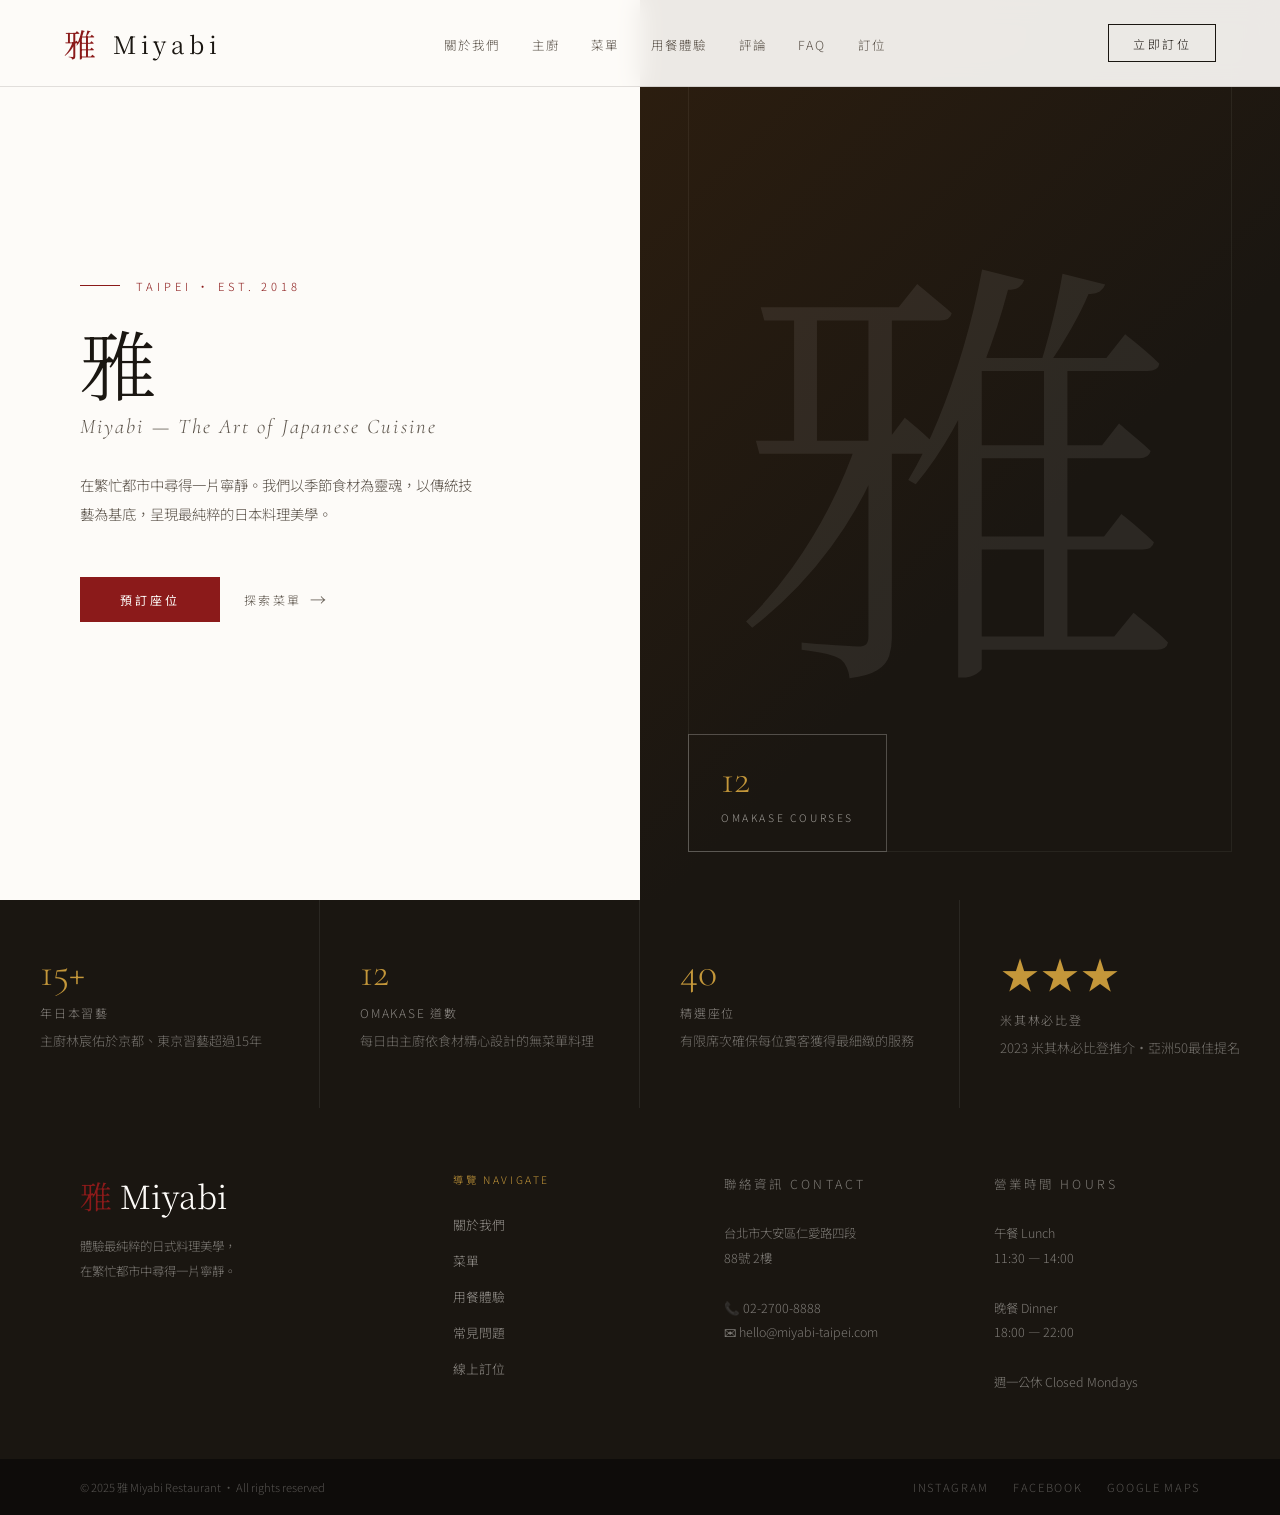
<file: index.html>
<!DOCTYPE html>
<html lang="zh-TW">
<head>
<meta charset="UTF-8">
<meta name="viewport" content="width=device-width, initial-scale=1.0">
<title>雅 Miyabi | 日式料理</title>
<link rel="preconnect" href="https://fonts.googleapis.com">
<link href="https://fonts.googleapis.com/css2?family=Noto+Serif+JP:wght@300;400;600&family=Noto+Sans+TC:wght@300;400;500&family=Cormorant+Garamond:ital,wght@0,300;0,400;1,300;1,400&display=swap" rel="stylesheet">
<link rel="stylesheet" href="shared.css">
<style>
.hero { min-height: 100vh; display: grid; grid-template-columns: 1fr 1fr; padding-top: 80px; }
.hero-text { display: flex; flex-direction: column; justify-content: center; padding: 6rem 4rem 6rem 5rem; }
.hero-eyebrow { font-size: 0.7rem; letter-spacing: 0.35em; text-transform: uppercase; color: var(--accent); margin-bottom: 1.5rem; display: flex; align-items: center; gap: 1rem; }
.hero-eyebrow::before { content: ''; display: block; width: 2.5rem; height: 1px; background: var(--accent); }
.hero-title { font-family: 'Noto Serif JP', serif; font-size: clamp(3.5rem, 6vw, 5.5rem); font-weight: 300; line-height: 1.15; letter-spacing: 0.05em; margin-bottom: 0.5rem; }
.hero-title-en { font-family: 'Cormorant Garamond', serif; font-size: clamp(1rem, 2vw, 1.3rem); font-style: italic; font-weight: 300; color: var(--ink-muted); letter-spacing: 0.1em; margin-bottom: 2rem; }
.hero-desc { font-size: 0.9rem; line-height: 2; color: var(--ink-muted); max-width: 400px; margin-bottom: 3rem; }
.hero-cta { display: flex; gap: 1.5rem; align-items: center; }
.hero-image { position: relative; overflow: hidden; background: var(--washi); }
.hero-image-inner { position: absolute; inset: 0; background: linear-gradient(135deg, #2d1e0f 0%, #1a1611 60%); display: flex; align-items: center; justify-content: center; overflow: hidden; }
.hero-motif { position: absolute; opacity: 0.08; font-family: 'Noto Serif JP', serif; font-size: 28rem; color: #f7f4ef; line-height: 1; user-select: none; animation: float 8s ease-in-out infinite; }
@keyframes float { 0%,100% { transform: translateY(0); } 50% { transform: translateY(-12px); } }
.hero-badge { position: absolute; bottom: 3rem; left: 3rem; border: 1px solid rgba(247,244,239,0.25); padding: 1.5rem 2rem; color: rgba(247,244,239,0.8); }
.hero-badge-num { font-family: 'Cormorant Garamond', serif; font-size: 2.5rem; font-weight: 300; line-height: 1; color: var(--gold); display: block; margin-bottom: 0.25rem; }
.hero-badge-label { font-size: 0.65rem; letter-spacing: 0.25em; text-transform: uppercase; color: rgba(247,244,239,0.6); }
.hero-line { position: absolute; top: 3rem; right: 3rem; bottom: 3rem; left: 3rem; border: 1px solid rgba(247,244,239,0.06); pointer-events: none; }
.features { display: grid; grid-template-columns: repeat(4,1fr); gap: 0; background: var(--ink); }
.feature-item { padding: 3rem 2.5rem; border-right: 1px solid rgba(247,244,239,0.08); }
.feature-item:last-child { border-right: none; }
.feature-num { font-family: 'Cormorant Garamond', serif; font-size: 2.5rem; font-weight: 300; color: var(--gold); display: block; margin-bottom: 0.5rem; }
.feature-label { font-size: 0.75rem; letter-spacing: 0.15em; text-transform: uppercase; color: rgba(247,244,239,0.5); display: block; margin-bottom: 0.5rem; }
.feature-desc { font-size: 0.82rem; line-height: 1.8; color: rgba(247,244,239,0.4); }
@media (max-width: 900px) { .hero { grid-template-columns: 1fr; } .hero-image { display: none; } .hero-text { padding: 4rem 2rem; } .features { grid-template-columns: 1fr 1fr; } }
</style>
</head>
<body>
<nav>
  <a href="index.html" class="nav-logo"><span class="kanji">雅</span> Miyabi</a>
    <ul class="nav-links">
    <li><a href="about.html">關於我們</a></li>
    <li><a href="about.html#chef">主廚</a></li>
    <li><a href="menu.html">菜單</a></li>
    <li><a href="experience.html">用餐體驗</a></li>
    <li><a href="experience.html#reviews">評論</a></li>
    <li><a href="faq.html">FAQ</a></li>
    <li><a href="reservation.html">訂位</a></li>
  </ul>
  <a href="reservation.html" class="nav-reserve">立即訂位</a>
</nav>

<section class="hero" style="padding:0;">
  <div class="hero-text">
    <p class="hero-eyebrow">Taipei · Est. 2018</p>
    <h1 class="hero-title">雅</h1>
    <p class="hero-title-en">Miyabi — The Art of Japanese Cuisine</p>
    <p class="hero-desc">在繁忙都市中尋得一片寧靜。我們以季節食材為靈魂，以傳統技藝為基底，呈現最純粹的日本料理美學。</p>
    <div class="hero-cta">
      <a href="reservation.html" class="btn-primary">預訂座位</a>
      <a href="menu.html" class="btn-ghost">探索菜單</a>
    </div>
  </div>
  <div class="hero-image">
    <div class="hero-image-inner">
      <div class="hero-line"></div>
      <span class="hero-motif">雅</span>
      <div class="hero-badge">
        <span class="hero-badge-num">12</span>
        <span class="hero-badge-label">Omakase Courses</span>
      </div>
    </div>
  </div>
</section>

<div class="features">
  <div class="feature-item fade-in">
    <span class="feature-num">15+</span>
    <span class="feature-label">年日本習藝</span>
    <p class="feature-desc">主廚林宸佑於京都、東京習藝超過15年</p>
  </div>
  <div class="feature-item fade-in">
    <span class="feature-num">12</span>
    <span class="feature-label">Omakase 道數</span>
    <p class="feature-desc">每日由主廚依食材精心設計的無菜單料理</p>
  </div>
  <div class="feature-item fade-in">
    <span class="feature-num">40</span>
    <span class="feature-label">精選座位</span>
    <p class="feature-desc">有限席次確保每位賓客獲得最細緻的服務</p>
  </div>
  <div class="feature-item fade-in">
    <span class="feature-num">★★★</span>
    <span class="feature-label">米其林必比登</span>
    <p class="feature-desc">2023 米其林必比登推介・亞洲50最佳提名</p>
  </div>
</div>

<footer>
  <div>
    <div class="footer-brand"><span class="kanji">雅</span> Miyabi</div>
    <p class="footer-desc">體驗最純粹的日式料理美學，<br>在繁忙都市中尋得一片寧靜。</p>
  </div>
  <div>
    <p class="footer-col-title">導覽 Navigate</p>
    <ul class="footer-links">
      <li><a href="about.html">關於我們</a></li>
      <li><a href="menu.html">菜單</a></li>
      <li><a href="experience.html">用餐體驗</a></li>
      <li><a href="faq.html">常見問題</a></li>
      <li><a href="reservation.html">線上訂位</a></li>
    </ul>
  </div>
  <div class="footer-info">
    <p class="footer-col-title">聯絡資訊 Contact</p>
    <p>台北市大安區仁愛路四段<br>88號 2樓<br><br>📞 02-2700-8888<br>✉ hello@miyabi-taipei.com</p>
  </div>
  <div class="footer-info">
    <p class="footer-col-title">營業時間 Hours</p>
    <p>午餐 Lunch<br>11:30 — 14:00<br><br>晚餐 Dinner<br>18:00 — 22:00<br><br>週一公休 Closed Mondays</p>
  </div>
</footer>
<div class="footer-bottom">
  <p>© 2025 雅 Miyabi Restaurant · All rights reserved</p>
  <div class="footer-social"><a href="#">Instagram</a><a href="#">Facebook</a><a href="#">Google Maps</a></div>
</div>
<script>
const observer = new IntersectionObserver((entries) => { entries.forEach(e => { if(e.isIntersecting) e.target.classList.add('visible'); }); }, { threshold: 0.12 });
document.querySelectorAll('.fade-in').forEach(el => observer.observe(el));
</script>
</body>
</html>
</file>
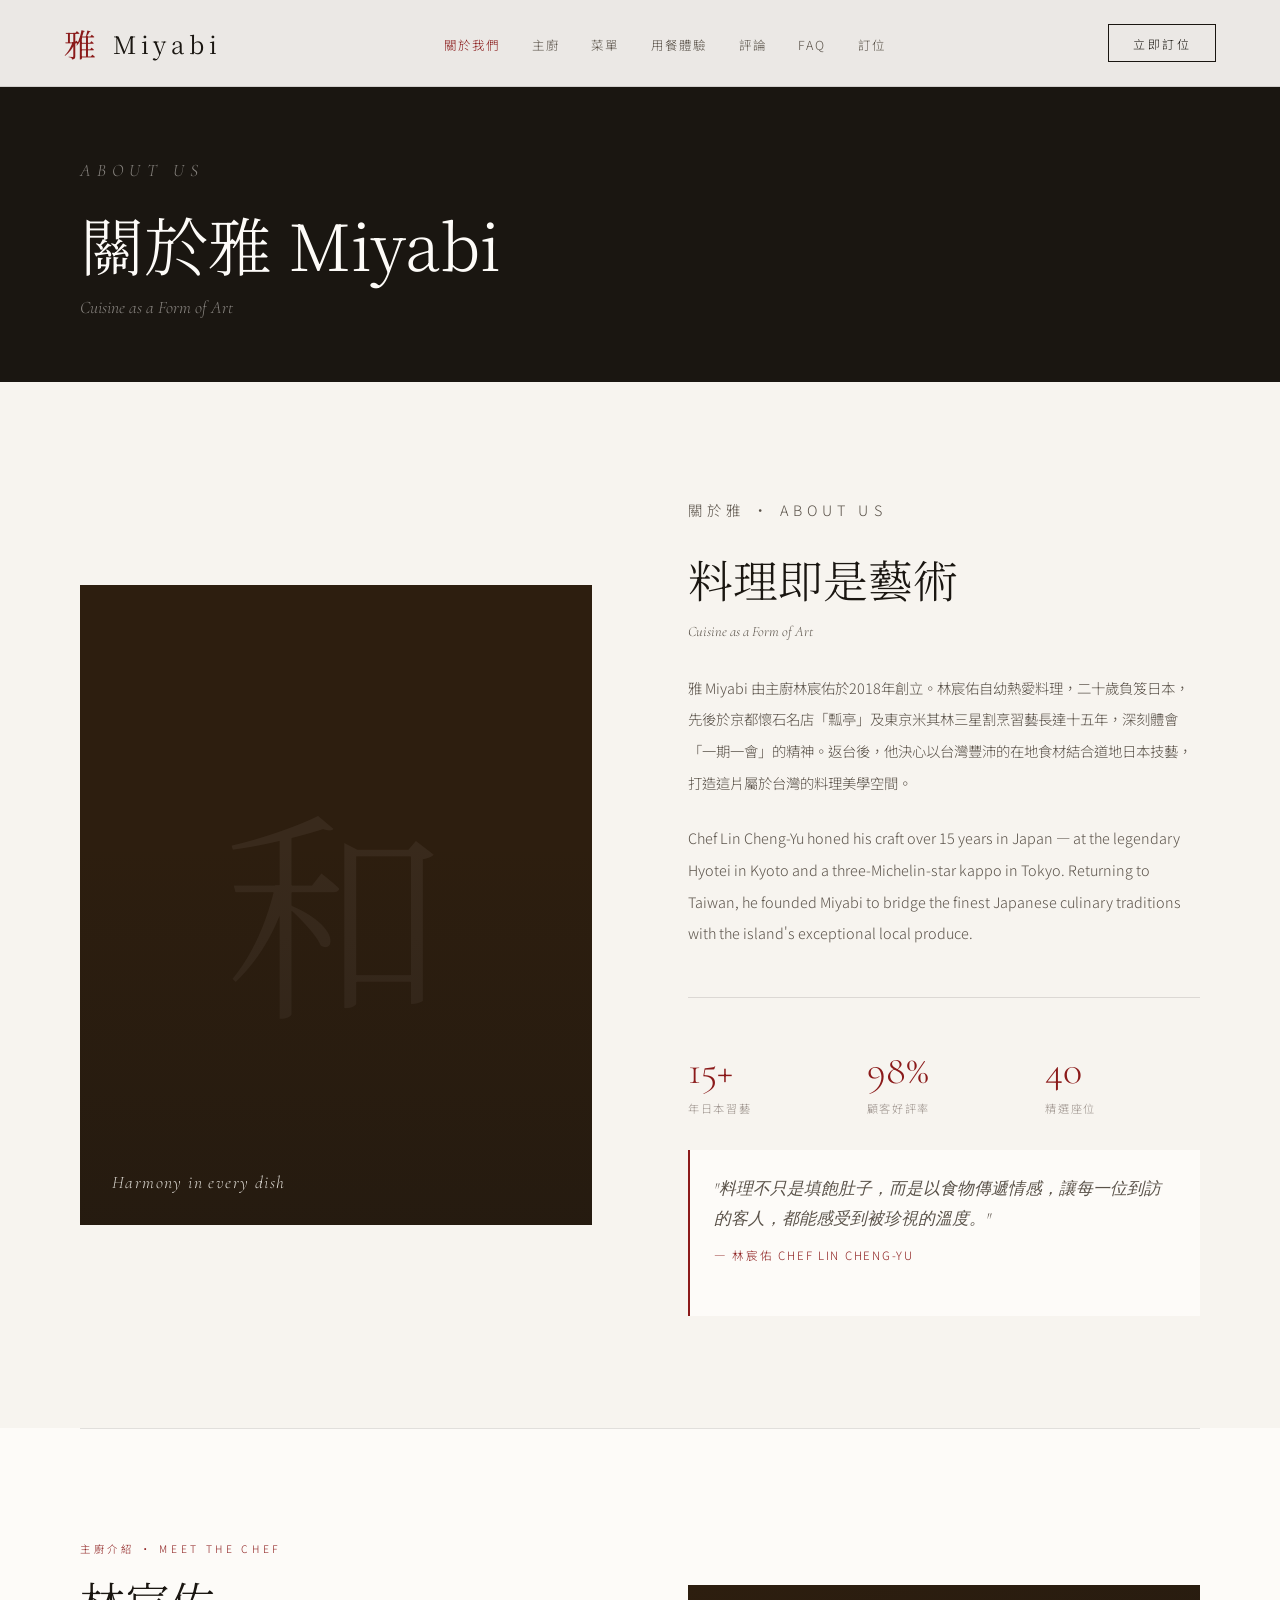
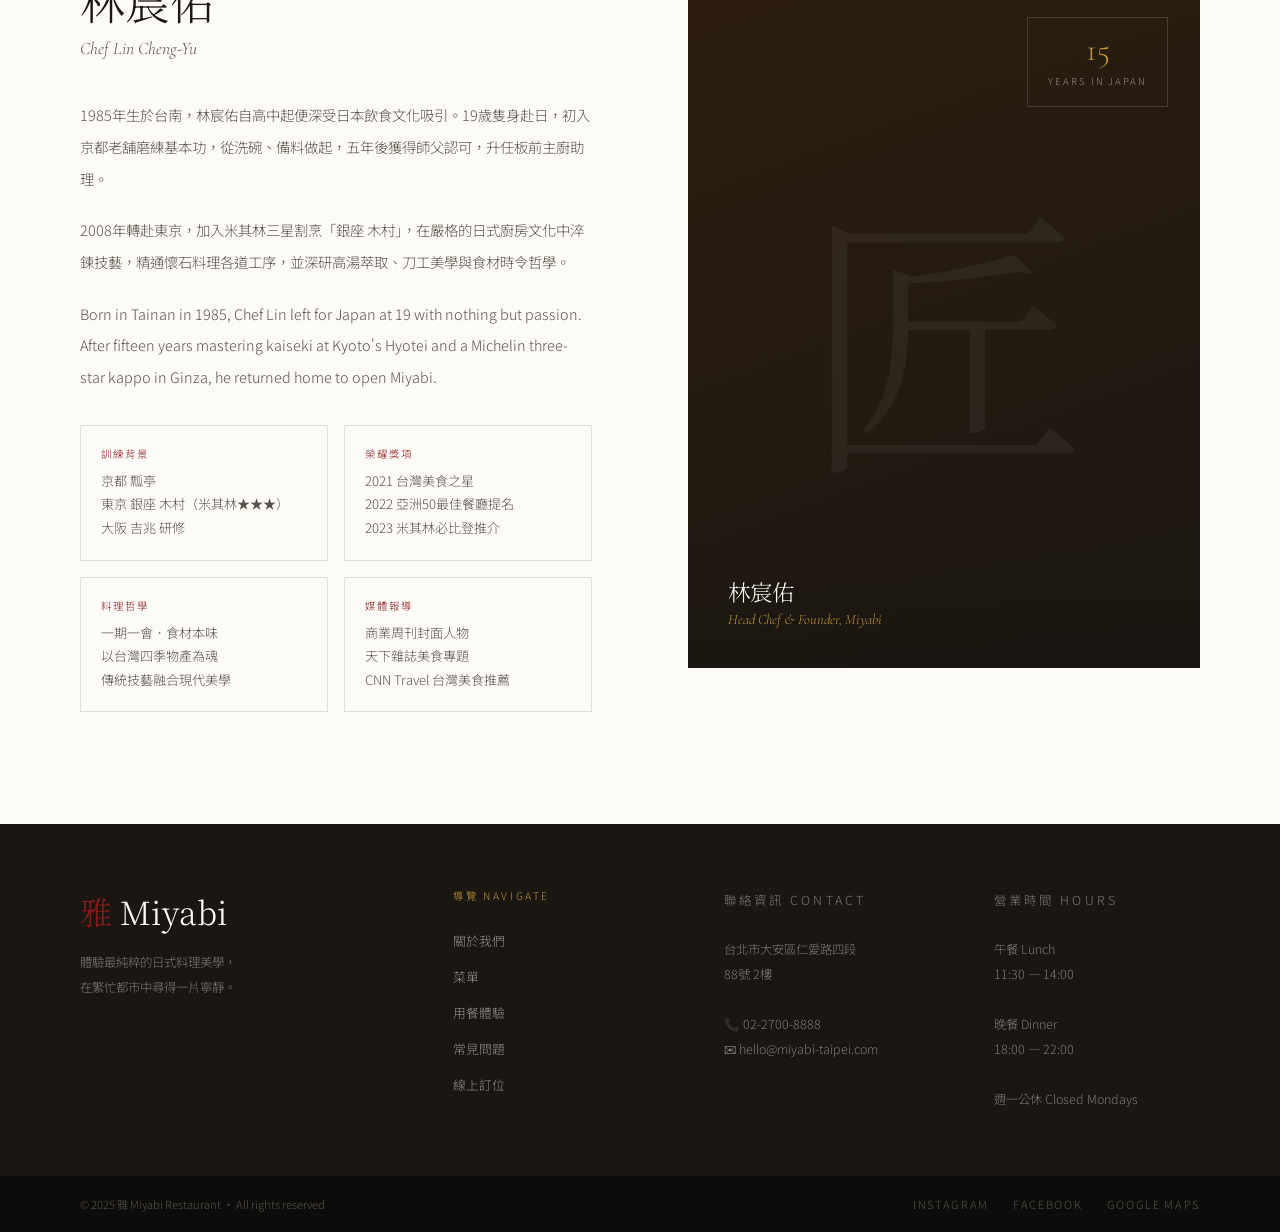
<file: about.html>
<!DOCTYPE html>
<html lang="zh-TW">
<head>
<meta charset="UTF-8">
<meta name="viewport" content="width=device-width, initial-scale=1.0">
<title>關於我們 | 雅 Miyabi</title>
<link rel="preconnect" href="https://fonts.googleapis.com">
<link href="https://fonts.googleapis.com/css2?family=Noto+Serif+JP:wght@300;400;600&family=Noto+Sans+TC:wght@300;400;500&family=Cormorant+Garamond:ital,wght@0,300;0,400;1,300;1,400&display=swap" rel="stylesheet">
<link rel="stylesheet" href="shared.css">
<style>
.page-hero { padding: 10rem 5rem 4rem; background: var(--ink); color: var(--cream); }
.page-hero h1 { font-family: 'Noto Serif JP', serif; font-size: clamp(2.5rem,5vw,4rem); font-weight: 300; margin-bottom: 0.5rem; }
.page-hero p { font-family: 'Cormorant Garamond', serif; font-style: italic; color: rgba(247,244,239,0.5); font-size: 1.1rem; }
.about { background: var(--washi); display: grid; grid-template-columns: 1fr 1fr; gap: 6rem; align-items: center; }
.about-image-block { position: relative; aspect-ratio: 4/5; overflow: hidden; }
.about-img { width: 100%; height: 100%; background: #2d1e0f; display: flex; align-items: center; justify-content: center; position: relative; overflow: hidden; }
.about-img-char { font-family: 'Noto Serif JP', serif; font-size: 14rem; font-weight: 300; color: rgba(247,244,239,0.06); position: absolute; }
.about-img-overlay { position: absolute; inset: 0; background: linear-gradient(180deg, transparent 40%, rgba(26,22,17,0.4) 100%); }
.about-img-label { position: absolute; bottom: 2rem; left: 2rem; font-family: 'Cormorant Garamond', serif; font-size: 1.1rem; font-style: italic; font-weight: 300; color: rgba(247,244,239,0.85); letter-spacing: 0.08em; }
.about-accent-box { position: absolute; top: -1.5rem; right: -1.5rem; width: 60%; height: 60%; border: 1px solid var(--border); z-index: -1; background: var(--cream); }
.about-text p { font-size: 0.9rem; line-height: 2.2; color: var(--ink-muted); margin-bottom: 1.5rem; }
.about-stats { display: grid; grid-template-columns: repeat(3, 1fr); gap: 1.5rem; margin-top: 3rem; padding-top: 3rem; border-top: 1px solid var(--border); }
.about-stat-num { font-family: 'Cormorant Garamond', serif; font-size: 2.5rem; font-weight: 300; color: var(--accent); display: block; }
.about-stat-label { font-size: 0.7rem; letter-spacing: 0.15em; color: var(--ink-faint); text-transform: uppercase; }
@media (max-width: 900px) { .about { grid-template-columns: 1fr; gap: 3rem; } .about-accent-box { display: none; } .page-hero { padding: 8rem 2rem 3rem; } }
</style>
</head>
<body>
<nav>
  <a href="index.html" class="nav-logo"><span class="kanji">雅</span> Miyabi</a>
    <ul class="nav-links">
    <li><a href="about.html" class="active">關於我們</a></li>
    <li><a href="about.html#chef">主廚</a></li>
    <li><a href="menu.html">菜單</a></li>
    <li><a href="experience.html">用餐體驗</a></li>
    <li><a href="experience.html#reviews">評論</a></li>
    <li><a href="faq.html">FAQ</a></li>
    <li><a href="reservation.html">訂位</a></li>
  </ul>
  <a href="reservation.html" class="nav-reserve">立即訂位</a>
</nav>

<div class="page-hero">
  <p class="section-tag">About Us</p>
  <h1>關於雅 Miyabi</h1>
  <p>Cuisine as a Form of Art</p>
</div>

<section class="about" id="about">
  <div class="about-image-block fade-in">
    <div class="about-img">
      <span class="about-img-char">和</span>
      <div class="about-img-overlay"></div>
      <span class="about-img-label">Harmony in every dish</span>
    </div>
    <div class="about-accent-box"></div>
  </div>
  <div class="about-text fade-in">
    <p class="section-tag">關於雅 · About Us</p>
    <h2 class="section-title">料理即是藝術</h2>
    <p class="section-title-en">Cuisine as a Form of Art</p>
    <p>雅 Miyabi 由主廚林宸佑於2018年創立。林宸佑自幼熱愛料理，二十歲負笈日本，先後於京都懷石名店「瓢亭」及東京米其林三星割烹習藝長達十五年，深刻體會「一期一會」的精神。返台後，他決心以台灣豐沛的在地食材結合道地日本技藝，打造這片屬於台灣的料理美學空間。</p>
    <p>Chef Lin Cheng-Yu honed his craft over 15 years in Japan — at the legendary Hyotei in Kyoto and a three-Michelin-star kappo in Tokyo. Returning to Taiwan, he founded Miyabi to bridge the finest Japanese culinary traditions with the island's exceptional local produce.</p>
    <div class="about-stats">
      <div><span class="about-stat-num">15+</span><span class="about-stat-label">年日本習藝</span></div>
      <div><span class="about-stat-num">98%</span><span class="about-stat-label">顧客好評率</span></div>
      <div><span class="about-stat-num">40</span><span class="about-stat-label">精選座位</span></div>
    </div>
    <div style="margin-top:2rem; padding:1.5rem; border-left: 2px solid var(--accent); background: var(--cream);">
      <p style="font-family:'Cormorant Garamond',serif; font-size:1.05rem; font-style:italic; color:var(--ink-muted); line-height:1.8; margin-bottom:0.5rem;">"料理不只是填飽肚子，而是以食物傳遞情感，讓每一位到訪的客人，都能感受到被珍視的溫度。"</p>
      <p style="font-size:0.72rem; letter-spacing:0.15em; color:var(--accent); text-transform:uppercase;">— 林宸佑 Chef Lin Cheng-Yu</p>
    </div>
  </div>
</section>

<div class="divider"></div>

<section id="chef" style="background:var(--cream); padding:7rem 5rem;">
  <div style="display:grid; grid-template-columns:1fr 1fr; gap:6rem; align-items:center;">
    <div class="fade-in">
      <p class="section-tag">主廚介紹 · Meet the Chef</p>
      <h2 class="section-title">林宸佑</h2>
      <p class="section-title-en">Chef Lin Cheng-Yu</p>
      <p style="font-size:0.9rem;line-height:2.2;color:var(--ink-muted);margin-bottom:1.25rem;">1985年生於台南，林宸佑自高中起便深受日本飲食文化吸引。19歲隻身赴日，初入京都老舖磨練基本功，從洗碗、備料做起，五年後獲得師父認可，升任板前主廚助理。</p>
      <p style="font-size:0.9rem;line-height:2.2;color:var(--ink-muted);margin-bottom:1.25rem;">2008年轉赴東京，加入米其林三星割烹「銀座 木村」，在嚴格的日式廚房文化中淬鍊技藝，精通懷石料理各道工序，並深研高湯萃取、刀工美學與食材時令哲學。</p>
      <p style="font-size:0.9rem;line-height:2.2;color:var(--ink-muted);margin-bottom:2rem;">Born in Tainan in 1985, Chef Lin left for Japan at 19 with nothing but passion. After fifteen years mastering kaiseki at Kyoto's Hyotei and a Michelin three-star kappo in Ginza, he returned home to open Miyabi.</p>
      <div style="display:grid; grid-template-columns:1fr 1fr; gap:1rem;">
        <div style="padding:1.25rem; border:1px solid var(--border);"><p style="font-size:0.65rem;letter-spacing:0.2em;text-transform:uppercase;color:var(--accent);margin-bottom:0.5rem;">訓練背景</p><p style="font-size:0.82rem;line-height:1.8;color:var(--ink-muted);">京都 瓢亭<br>東京 銀座 木村（米其林★★★）<br>大阪 吉兆 研修</p></div>
        <div style="padding:1.25rem; border:1px solid var(--border);"><p style="font-size:0.65rem;letter-spacing:0.2em;text-transform:uppercase;color:var(--accent);margin-bottom:0.5rem;">榮耀獎項</p><p style="font-size:0.82rem;line-height:1.8;color:var(--ink-muted);">2021 台灣美食之星<br>2022 亞洲50最佳餐廳提名<br>2023 米其林必比登推介</p></div>
        <div style="padding:1.25rem; border:1px solid var(--border);"><p style="font-size:0.65rem;letter-spacing:0.2em;text-transform:uppercase;color:var(--accent);margin-bottom:0.5rem;">料理哲學</p><p style="font-size:0.82rem;line-height:1.8;color:var(--ink-muted);">一期一會．食材本味<br>以台灣四季物產為魂<br>傳統技藝融合現代美學</p></div>
        <div style="padding:1.25rem; border:1px solid var(--border);"><p style="font-size:0.65rem;letter-spacing:0.2em;text-transform:uppercase;color:var(--accent);margin-bottom:0.5rem;">媒體報導</p><p style="font-size:0.82rem;line-height:1.8;color:var(--ink-muted);">商業周刊封面人物<br>天下雜誌美食專題<br>CNN Travel 台灣美食推薦</p></div>
      </div>
    </div>
    <div class="fade-in" style="position:relative;">
      <div style="aspect-ratio:3/4; background:linear-gradient(160deg,#2d1e0f,#1a1611); display:flex; align-items:center; justify-content:center; overflow:hidden; position:relative;">
        <span style="font-family:'Noto Serif JP',serif; font-size:18rem; font-weight:300; color:rgba(247,244,239,0.05); position:absolute; user-select:none;">匠</span>
        <div style="position:absolute; bottom:0; left:0; right:0; padding:2.5rem; background:linear-gradient(transparent,rgba(26,22,17,0.85));">
          <p style="font-family:'Noto Serif JP',serif; font-size:1.4rem; color:var(--cream); margin-bottom:0.25rem;">林宸佑</p>
          <p style="font-family:'Cormorant Garamond',serif; font-size:0.9rem; font-style:italic; color:var(--gold);">Head Chef & Founder, Miyabi</p>
        </div>
        <div style="position:absolute; top:2rem; right:2rem; border:1px solid rgba(247,244,239,0.15); padding:1rem 1.25rem; text-align:center;">
          <span style="font-family:'Cormorant Garamond',serif; font-size:2rem; font-weight:300; color:var(--gold); display:block; line-height:1;">15</span>
          <span style="font-size:0.6rem; letter-spacing:0.2em; text-transform:uppercase; color:rgba(247,244,239,0.5);">Years in Japan</span>
        </div>
      </div>
    </div>
  </div>
</section>

<footer>
  <div><div class="footer-brand"><span class="kanji">雅</span> Miyabi</div><p class="footer-desc">體驗最純粹的日式料理美學，<br>在繁忙都市中尋得一片寧靜。</p></div>
  <div><p class="footer-col-title">導覽 Navigate</p><ul class="footer-links"><li><a href="about.html">關於我們</a></li><li><a href="menu.html">菜單</a></li><li><a href="experience.html">用餐體驗</a></li><li><a href="faq.html">常見問題</a></li><li><a href="reservation.html">線上訂位</a></li></ul></div>
  <div class="footer-info"><p class="footer-col-title">聯絡資訊 Contact</p><p>台北市大安區仁愛路四段<br>88號 2樓<br><br>📞 02-2700-8888<br>✉ hello@miyabi-taipei.com</p></div>
  <div class="footer-info"><p class="footer-col-title">營業時間 Hours</p><p>午餐 Lunch<br>11:30 — 14:00<br><br>晚餐 Dinner<br>18:00 — 22:00<br><br>週一公休 Closed Mondays</p></div>
</footer>
<div class="footer-bottom"><p>© 2025 雅 Miyabi Restaurant · All rights reserved</p><div class="footer-social"><a href="#">Instagram</a><a href="#">Facebook</a><a href="#">Google Maps</a></div></div>
<script>
const observer = new IntersectionObserver((entries) => { entries.forEach(e => { if(e.isIntersecting) e.target.classList.add('visible'); }); }, { threshold: 0.12 });
document.querySelectorAll('.fade-in').forEach(el => observer.observe(el));
</script>
</body>
</html>
</file>
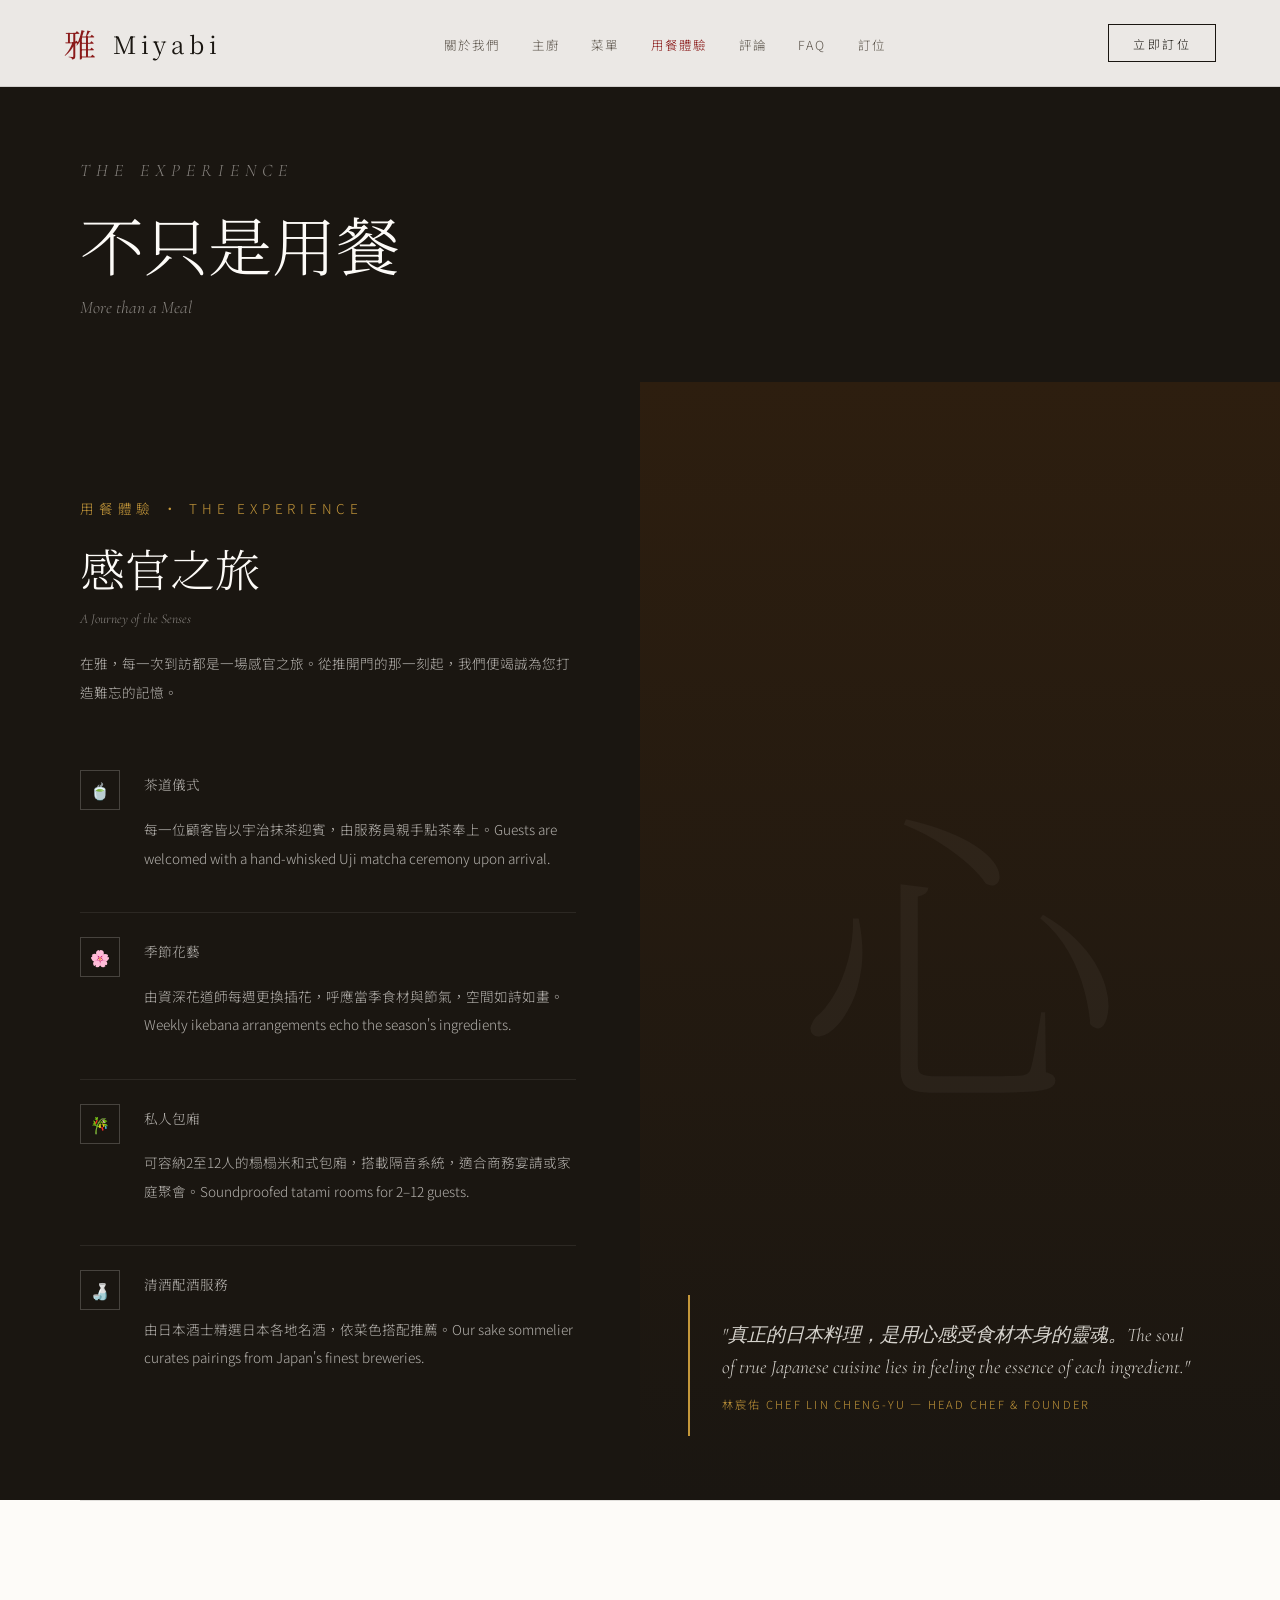
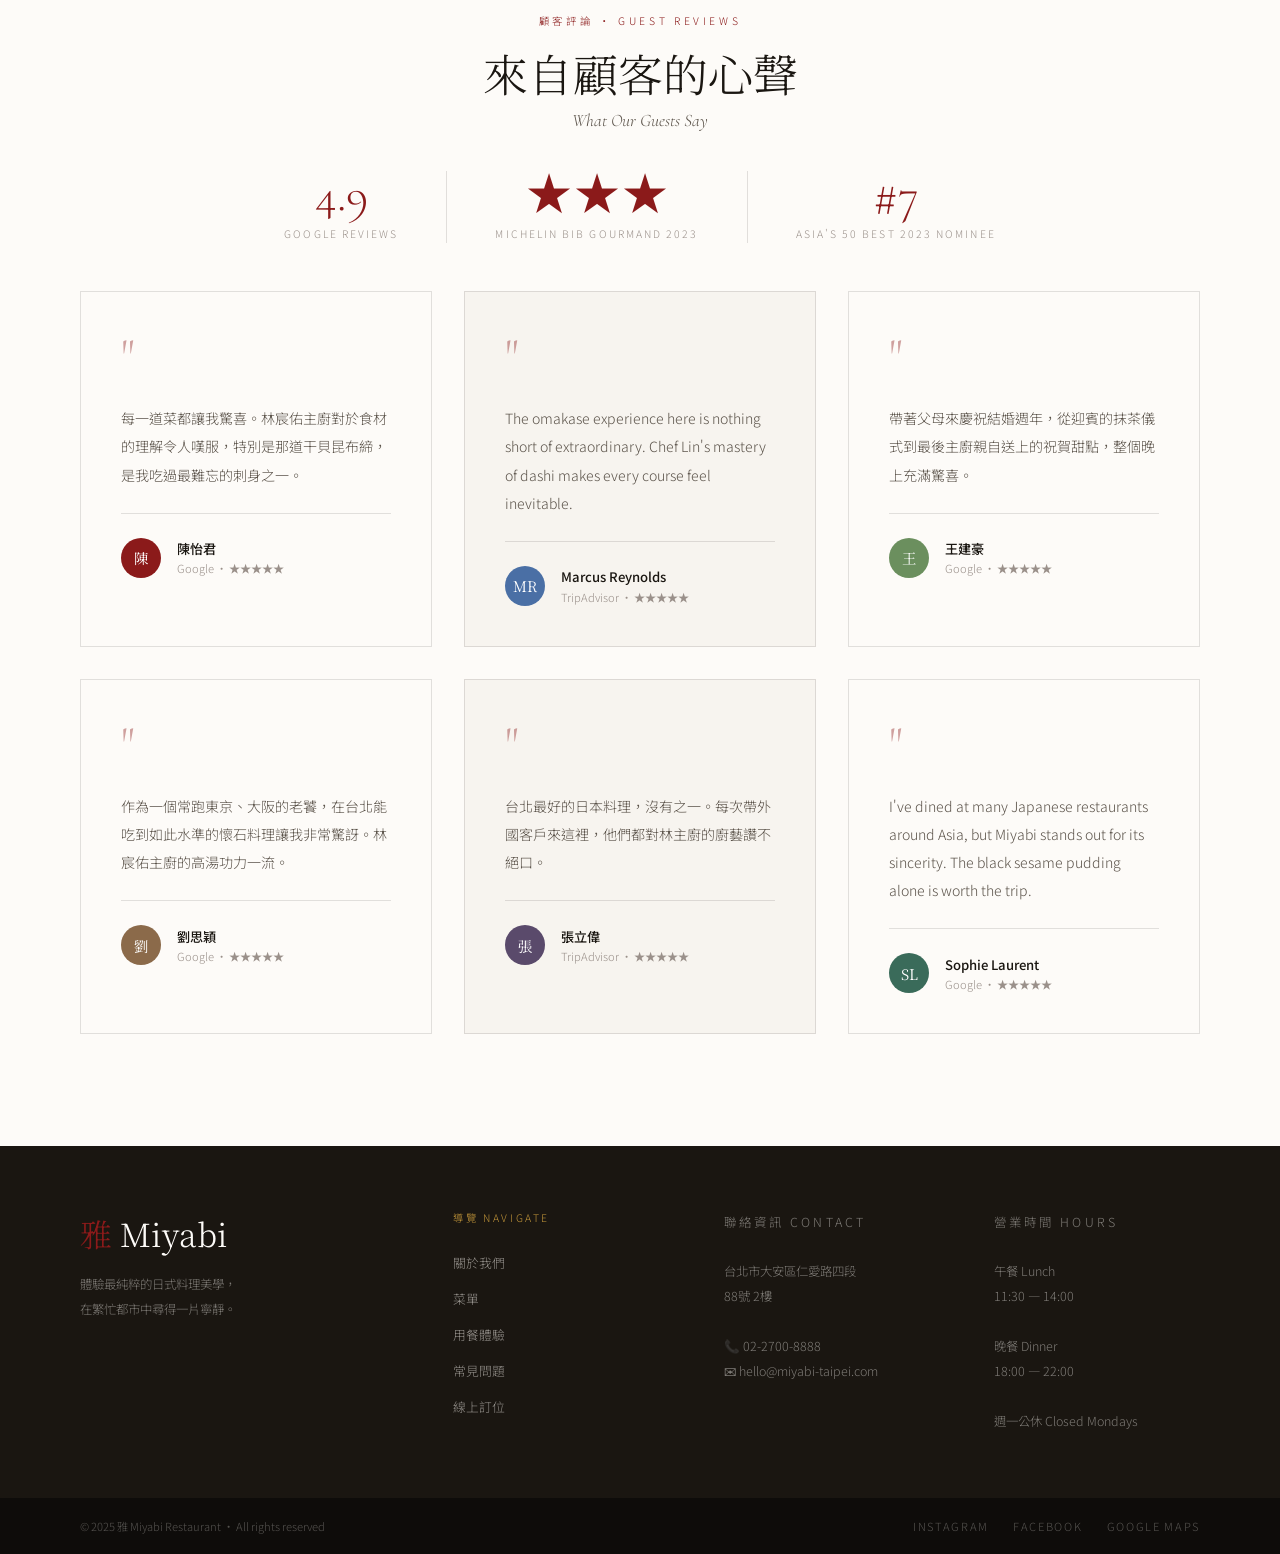
<file: experience.html>
<!DOCTYPE html>
<html lang="zh-TW">
<head>
<meta charset="UTF-8">
<meta name="viewport" content="width=device-width, initial-scale=1.0">
<title>用餐體驗 | 雅 Miyabi</title>
<link rel="preconnect" href="https://fonts.googleapis.com">
<link href="https://fonts.googleapis.com/css2?family=Noto+Serif+JP:wght@300;400;600&family=Noto+Sans+TC:wght@300;400;500&family=Cormorant+Garamond:ital,wght@0,300;0,400;1,300;1,400&display=swap" rel="stylesheet">
<link rel="stylesheet" href="shared.css">
<style>
.page-hero { padding: 10rem 5rem 4rem; background: var(--ink); color: var(--cream); }
.page-hero h1 { font-family: 'Noto Serif JP', serif; font-size: clamp(2.5rem,5vw,4rem); font-weight: 300; margin-bottom: 0.5rem; }
.page-hero p { font-family: 'Cormorant Garamond', serif; font-style: italic; color: rgba(247,244,239,0.5); font-size: 1.1rem; }
.experience { background: var(--ink); color: var(--cream); display: grid; grid-template-columns: 1fr 1fr; gap: 0; }
.experience-left { padding: 7rem 4rem 7rem 5rem; display: flex; flex-direction: column; justify-content: center; }
.experience-left .section-tag { color: var(--gold); }
.experience-left .section-title { color: var(--cream); }
.experience-left .section-title-en { color: rgba(247,244,239,0.5); }
.experience-left p { font-size: 0.85rem; line-height: 2.1; color: rgba(247,244,239,0.7); margin-bottom: 1rem; }
.exp-items { margin-top: 3rem; display: flex; flex-direction: column; gap: 1.5rem; }
.exp-item { display: flex; gap: 1.5rem; align-items: flex-start; padding-bottom: 1.5rem; border-bottom: 1px solid rgba(247,244,239,0.08); }
.exp-item:last-child { border-bottom: none; padding-bottom: 0; }
.exp-item-icon { width: 2.5rem; height: 2.5rem; min-width: 2.5rem; border: 1px solid rgba(247,244,239,0.2); display: flex; align-items: center; justify-content: center; font-size: 1rem; }
.exp-item-title { font-family: 'Noto Serif JP', serif; font-size: 0.95rem; margin-bottom: 0.25rem; color: var(--cream); }
.exp-item-desc { font-size: 0.78rem; line-height: 1.8; color: rgba(247,244,239,0.55); }
.experience-right { position: relative; overflow: hidden; background: linear-gradient(180deg, #2d1e0f 0%, #1a1611 100%); min-height: 600px; }
.experience-right-char { position: absolute; inset: 0; display: flex; align-items: center; justify-content: center; font-family: 'Noto Serif JP', serif; font-size: 20rem; font-weight: 300; color: rgba(247,244,239,0.04); user-select: none; }
.exp-quote { position: absolute; bottom: 4rem; left: 3rem; right: 3rem; border-left: 2px solid var(--gold); padding: 1.5rem 2rem; }
.exp-quote-text { font-family: 'Cormorant Garamond', serif; font-size: 1.2rem; font-style: italic; font-weight: 300; color: rgba(247,244,239,0.85); line-height: 1.7; margin-bottom: 0.75rem; }
.exp-quote-author { font-size: 0.7rem; letter-spacing: 0.2em; color: var(--gold); text-transform: uppercase; }
.reviews-section { background: var(--cream); padding: 7rem 5rem; }
.reviews-grid { display: grid; grid-template-columns: repeat(3,1fr); gap: 2rem; margin-top: 3rem; }
.review-card { border: 1px solid var(--border); padding: 2.5rem; }
.review-quote-mark { font-size: 3rem; font-family: 'Cormorant Garamond', serif; color: var(--accent); line-height: 1; margin-bottom: 1.5rem; opacity: 0.4; }
.review-text { font-size: 0.88rem; line-height: 2; color: var(--ink-muted); margin-bottom: 1.5rem; }
.review-author { display: flex; align-items: center; gap: 1rem; padding-top: 1.5rem; border-top: 1px solid var(--border); }
.review-avatar { width: 40px; height: 40px; border-radius: 50%; display: flex; align-items: center; justify-content: center; font-size: 0.9rem; color: white; font-weight: 400; font-family: 'Noto Serif JP', serif; }
.review-name { font-size: 0.82rem; font-weight: 500; margin-bottom: 0.15rem; }
.review-platform { font-size: 0.7rem; color: var(--ink-faint); }
.stats-bar { display: flex; gap: 3rem; justify-content: center; margin-bottom: 3rem; }
.stat-item { text-align: center; }
.stat-num { font-family: 'Cormorant Garamond', serif; font-size: 3rem; font-weight: 300; color: var(--accent); display: block; line-height: 1; }
.stat-label { font-size: 0.65rem; letter-spacing: 0.2em; text-transform: uppercase; color: var(--ink-faint); }
@media (max-width: 900px) { .experience { grid-template-columns: 1fr; } .experience-right { min-height: 350px; } .reviews-grid { grid-template-columns: 1fr; } .reviews-section { padding: 4rem 2rem; } }
</style>
</head>
<body>
<nav>
  <a href="index.html" class="nav-logo"><span class="kanji">雅</span> Miyabi</a>
    <ul class="nav-links">
    <li><a href="about.html">關於我們</a></li>
    <li><a href="about.html#chef">主廚</a></li>
    <li><a href="menu.html">菜單</a></li>
    <li><a href="experience.html" class="active">用餐體驗</a></li>
    <li><a href="experience.html#reviews">評論</a></li>
    <li><a href="faq.html">FAQ</a></li>
    <li><a href="reservation.html">訂位</a></li>
  </ul>
  <a href="reservation.html" class="nav-reserve">立即訂位</a>
</nav>

<div class="page-hero">
  <p class="section-tag">The Experience</p>
  <h1>不只是用餐</h1>
  <p>More than a Meal</p>
</div>

<section class="experience" style="padding:0;">
  <div class="experience-left fade-in">
    <p class="section-tag">用餐體驗 · The Experience</p>
    <h2 class="section-title">感官之旅</h2>
    <p class="section-title-en">A Journey of the Senses</p>
    <p>在雅，每一次到訪都是一場感官之旅。從推開門的那一刻起，我們便竭誠為您打造難忘的記憶。</p>
    <div class="exp-items">
      <div class="exp-item">
        <div class="exp-item-icon">🍵</div>
        <div><p class="exp-item-title">茶道儀式</p><p class="exp-item-desc">每一位顧客皆以宇治抹茶迎賓，由服務員親手點茶奉上。Guests are welcomed with a hand-whisked Uji matcha ceremony upon arrival.</p></div>
      </div>
      <div class="exp-item">
        <div class="exp-item-icon">🌸</div>
        <div><p class="exp-item-title">季節花藝</p><p class="exp-item-desc">由資深花道師每週更換插花，呼應當季食材與節氣，空間如詩如畫。Weekly ikebana arrangements echo the season's ingredients.</p></div>
      </div>
      <div class="exp-item">
        <div class="exp-item-icon">🎋</div>
        <div><p class="exp-item-title">私人包廂</p><p class="exp-item-desc">可容納2至12人的榻榻米和式包廂，搭載隔音系統，適合商務宴請或家庭聚會。Soundproofed tatami rooms for 2–12 guests.</p></div>
      </div>
      <div class="exp-item">
        <div class="exp-item-icon">🍶</div>
        <div><p class="exp-item-title">清酒配酒服務</p><p class="exp-item-desc">由日本酒士精選日本各地名酒，依菜色搭配推薦。Our sake sommelier curates pairings from Japan's finest breweries.</p></div>
      </div>
    </div>
  </div>
  <div class="experience-right">
    <div class="experience-right-char">心</div>
    <div class="exp-quote">
      <p class="exp-quote-text">"真正的日本料理，是用心感受食材本身的靈魂。The soul of true Japanese cuisine lies in feeling the essence of each ingredient."</p>
      <p class="exp-quote-author">林宸佑 Chef Lin Cheng-Yu — Head Chef & Founder</p>
    </div>
  </div>
</section>

<div class="divider"></div>

<section class="reviews-section">
  <p class="section-tag" style="text-align:center;">顧客評論 · Guest Reviews</p>
  <h2 class="section-title" style="text-align:center;">來自顧客的心聲</h2>
  <p class="section-title-en" style="text-align:center;">What Our Guests Say</p>
  <div class="stats-bar">
    <div class="stat-item"><span class="stat-num">4.9</span><span class="stat-label">Google Reviews</span></div>
    <div style="width:1px; background:var(--border);"></div>
    <div class="stat-item"><span class="stat-num">★★★</span><span class="stat-label">Michelin Bib Gourmand 2023</span></div>
    <div style="width:1px; background:var(--border);"></div>
    <div class="stat-item"><span class="stat-num">#7</span><span class="stat-label">Asia's 50 Best 2023 Nominee</span></div>
  </div>
  <div class="reviews-grid">
    <div class="review-card fade-in"><div class="review-quote-mark">"</div><p class="review-text">每一道菜都讓我驚喜。林宸佑主廚對於食材的理解令人嘆服，特別是那道干貝昆布締，是我吃過最難忘的刺身之一。</p><div class="review-author"><div class="review-avatar" style="background:var(--accent);">陳</div><div><p class="review-name">陳怡君</p><p class="review-platform">Google · ★★★★★</p></div></div></div>
    <div class="review-card fade-in" style="background:var(--washi);"><div class="review-quote-mark">"</div><p class="review-text">The omakase experience here is nothing short of extraordinary. Chef Lin's mastery of dashi makes every course feel inevitable.</p><div class="review-author"><div class="review-avatar" style="background:#4a6fa5;">MR</div><div><p class="review-name">Marcus Reynolds</p><p class="review-platform">TripAdvisor · ★★★★★</p></div></div></div>
    <div class="review-card fade-in"><div class="review-quote-mark">"</div><p class="review-text">帶著父母來慶祝結婚週年，從迎賓的抹茶儀式到最後主廚親自送上的祝賀甜點，整個晚上充滿驚喜。</p><div class="review-author"><div class="review-avatar" style="background:#6b8f5e;">王</div><div><p class="review-name">王建豪</p><p class="review-platform">Google · ★★★★★</p></div></div></div>
    <div class="review-card fade-in"><div class="review-quote-mark">"</div><p class="review-text">作為一個常跑東京、大阪的老饕，在台北能吃到如此水準的懷石料理讓我非常驚訝。林宸佑主廚的高湯功力一流。</p><div class="review-author"><div class="review-avatar" style="background:#8b6a4a;">劉</div><div><p class="review-name">劉思穎</p><p class="review-platform">Google · ★★★★★</p></div></div></div>
    <div class="review-card fade-in" style="background:var(--washi);"><div class="review-quote-mark">"</div><p class="review-text">台北最好的日本料理，沒有之一。每次帶外國客戶來這裡，他們都對林主廚的廚藝讚不絕口。</p><div class="review-author"><div class="review-avatar" style="background:#5a4a6b;">張</div><div><p class="review-name">張立偉</p><p class="review-platform">TripAdvisor · ★★★★★</p></div></div></div>
    <div class="review-card fade-in"><div class="review-quote-mark">"</div><p class="review-text">I've dined at many Japanese restaurants around Asia, but Miyabi stands out for its sincerity. The black sesame pudding alone is worth the trip.</p><div class="review-author"><div class="review-avatar" style="background:#3a6b5a;">SL</div><div><p class="review-name">Sophie Laurent</p><p class="review-platform">Google · ★★★★★</p></div></div></div>
  </div>
</section>

<footer>
  <div><div class="footer-brand"><span class="kanji">雅</span> Miyabi</div><p class="footer-desc">體驗最純粹的日式料理美學，<br>在繁忙都市中尋得一片寧靜。</p></div>
  <div><p class="footer-col-title">導覽 Navigate</p><ul class="footer-links"><li><a href="about.html">關於我們</a></li><li><a href="menu.html">菜單</a></li><li><a href="experience.html">用餐體驗</a></li><li><a href="faq.html">常見問題</a></li><li><a href="reservation.html">線上訂位</a></li></ul></div>
  <div class="footer-info"><p class="footer-col-title">聯絡資訊 Contact</p><p>台北市大安區仁愛路四段<br>88號 2樓<br><br>📞 02-2700-8888<br>✉ hello@miyabi-taipei.com</p></div>
  <div class="footer-info"><p class="footer-col-title">營業時間 Hours</p><p>午餐 Lunch<br>11:30 — 14:00<br><br>晚餐 Dinner<br>18:00 — 22:00<br><br>週一公休 Closed Mondays</p></div>
</footer>
<div class="footer-bottom"><p>© 2025 雅 Miyabi Restaurant · All rights reserved</p><div class="footer-social"><a href="#">Instagram</a><a href="#">Facebook</a><a href="#">Google Maps</a></div></div>
<script>
const observer = new IntersectionObserver((entries) => { entries.forEach(e => { if(e.isIntersecting) e.target.classList.add('visible'); }); }, { threshold: 0.12 });
document.querySelectorAll('.fade-in').forEach(el => observer.observe(el));
</script>
</body>
</html>
</file>
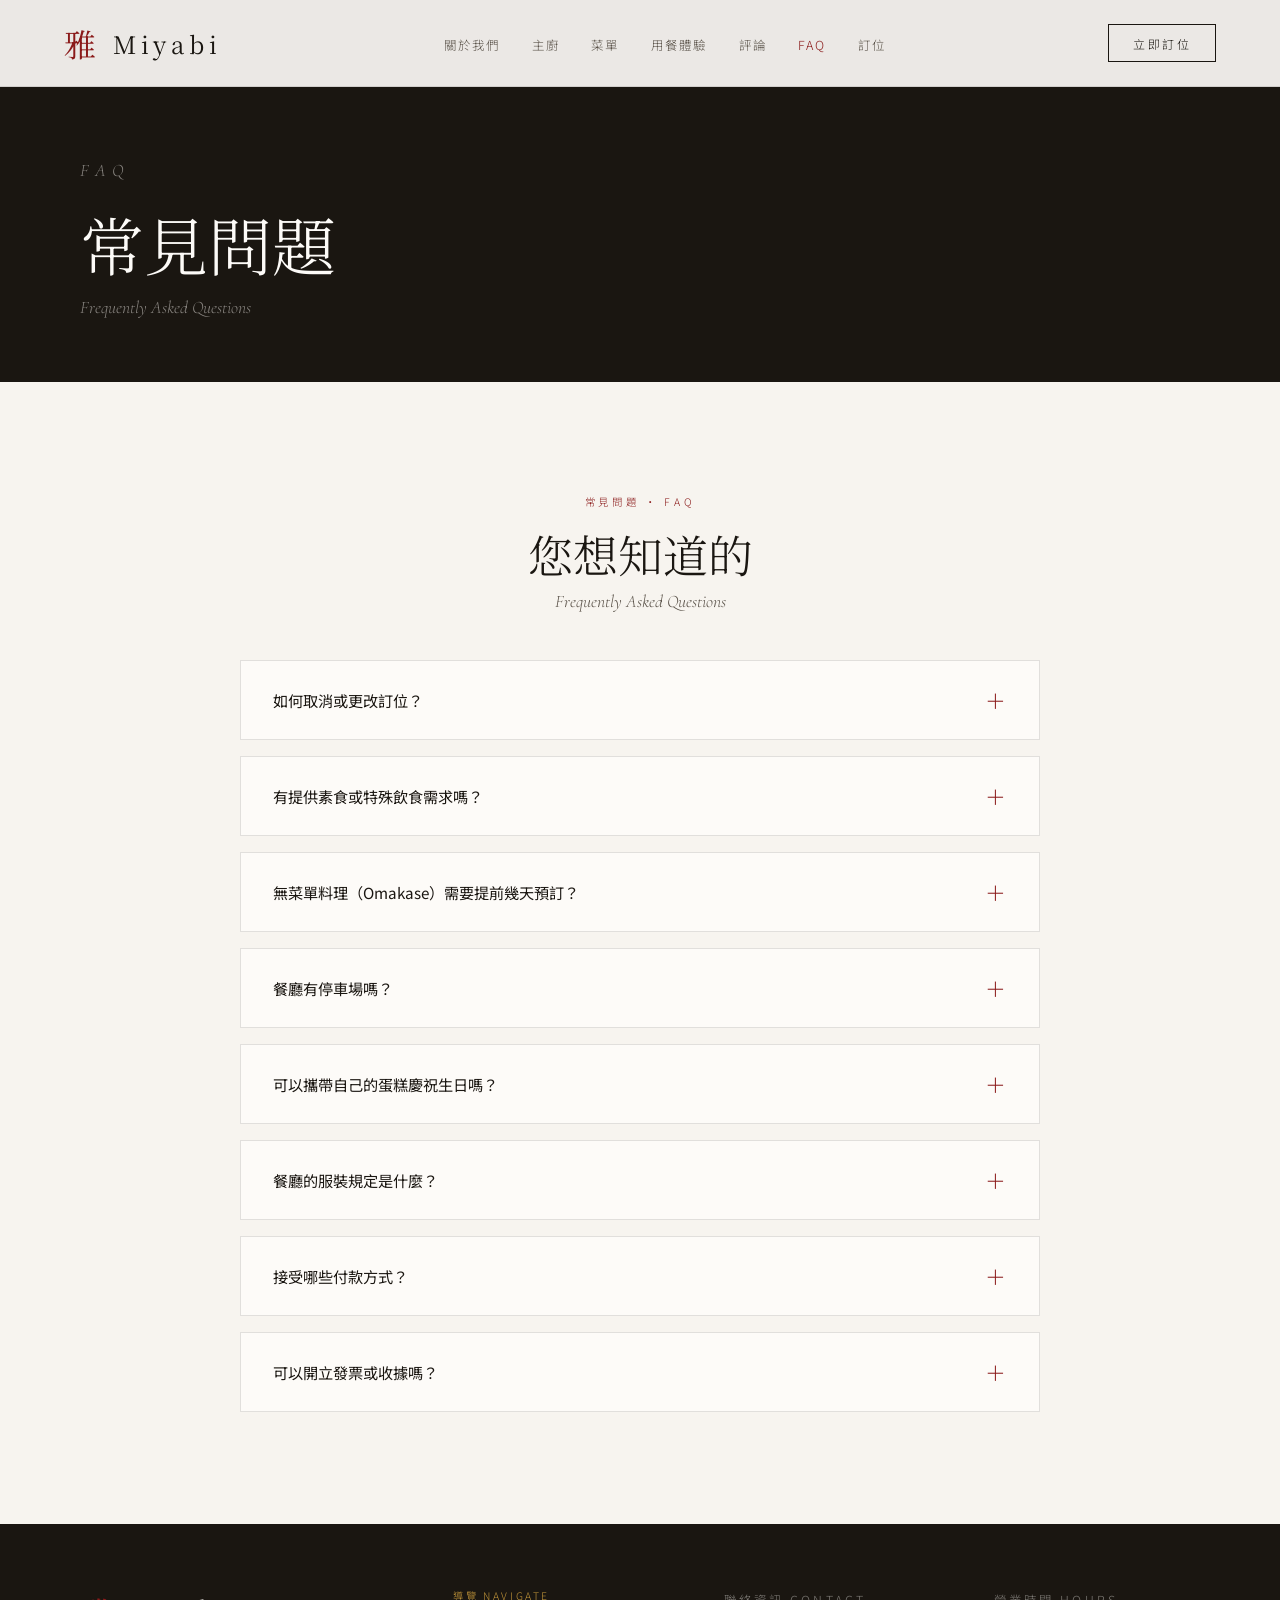
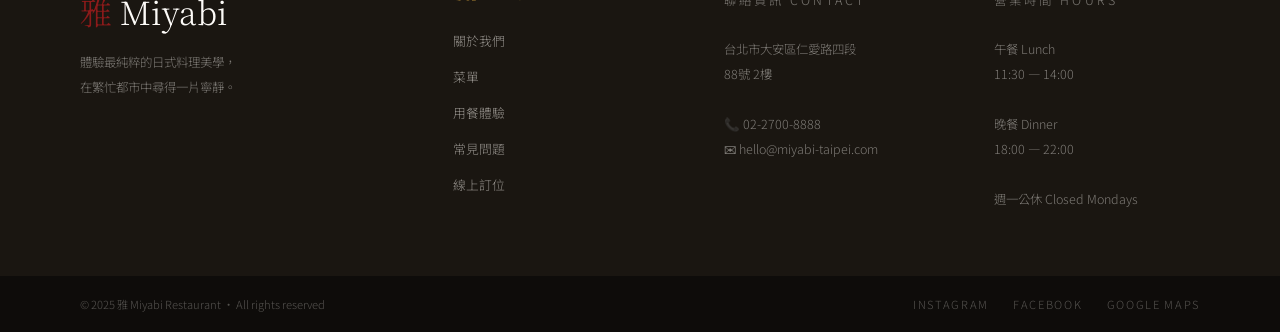
<file: faq.html>
<!DOCTYPE html>
<html lang="zh-TW">
<head>
<meta charset="UTF-8">
<meta name="viewport" content="width=device-width, initial-scale=1.0">
<title>常見問題 | 雅 Miyabi</title>
<link rel="preconnect" href="https://fonts.googleapis.com">
<link href="https://fonts.googleapis.com/css2?family=Noto+Serif+JP:wght@300;400;600&family=Noto+Sans+TC:wght@300;400;500&family=Cormorant+Garamond:ital,wght@0,300;0,400;1,300;1,400&display=swap" rel="stylesheet">
<link rel="stylesheet" href="shared.css">
<style>
.page-hero { padding: 10rem 5rem 4rem; background: var(--ink); color: var(--cream); }
.page-hero h1 { font-family: 'Noto Serif JP', serif; font-size: clamp(2.5rem,5vw,4rem); font-weight: 300; margin-bottom: 0.5rem; }
.page-hero p { font-family: 'Cormorant Garamond', serif; font-style: italic; color: rgba(247,244,239,0.5); font-size: 1.1rem; }
.faq-section { background: var(--washi); padding: 7rem 5rem; }
.faq-container { max-width: 800px; margin: 3rem auto 0; display: flex; flex-direction: column; gap: 1rem; }
.faq-item { border: 1px solid var(--border); background: var(--cream); }
.faq-q { width: 100%; display: flex; justify-content: space-between; align-items: center; padding: 1.5rem 2rem; background: none; border: none; cursor: pointer; font-family: 'Noto Sans TC', sans-serif; font-size: 0.95rem; font-weight: 400; color: var(--ink); text-align: left; gap: 1rem; transition: background 0.2s; }
.faq-q:hover { background: var(--washi); }
.faq-q.open { background: var(--washi); color: var(--accent); }
.faq-icon { font-size: 1.3rem; font-weight: 300; min-width: 1.5rem; text-align: center; color: var(--accent); transition: transform 0.3s; }
.faq-q.open .faq-icon { transform: rotate(45deg); }
.faq-a { max-height: 0; overflow: hidden; transition: max-height 0.4s ease, padding 0.3s; padding: 0 2rem; }
.faq-a.open { max-height: 300px; padding: 1.25rem 2rem 1.75rem; }
.faq-a p { font-size: 0.88rem; line-height: 2; color: var(--ink-muted); }
@media (max-width: 900px) { .faq-section { padding: 4rem 2rem; } }
</style>
</head>
<body>
<nav>
  <a href="index.html" class="nav-logo"><span class="kanji">雅</span> Miyabi</a>
    <ul class="nav-links">
    <li><a href="about.html">關於我們</a></li>
    <li><a href="about.html#chef">主廚</a></li>
    <li><a href="menu.html">菜單</a></li>
    <li><a href="experience.html">用餐體驗</a></li>
    <li><a href="experience.html#reviews">評論</a></li>
    <li><a href="faq.html" class="active">FAQ</a></li>
    <li><a href="reservation.html">訂位</a></li>
  </ul>
  <a href="reservation.html" class="nav-reserve">立即訂位</a>
</nav>

<div class="page-hero">
  <p class="section-tag">FAQ</p>
  <h1>常見問題</h1>
  <p>Frequently Asked Questions</p>
</div>

<section class="faq-section">
  <p class="section-tag" style="text-align:center;">常見問題 · FAQ</p>
  <h2 class="section-title" style="text-align:center;">您想知道的</h2>
  <p class="section-title-en" style="text-align:center;">Frequently Asked Questions</p>
  <div class="faq-container">
    <div class="faq-item fade-in">
      <button class="faq-q" onclick="toggleFaq(this)"><span>如何取消或更改訂位？</span><span class="faq-icon">＋</span></button>
      <div class="faq-a"><p>請於用餐日前48小時來電或以電子郵件通知我們。逾時取消或無故未到，將酌收每人 NT$500 訂位保證金。<br>Please cancel or modify at least 48 hours in advance. Late cancellations may incur a NT$500 per person fee.</p></div>
    </div>
    <div class="faq-item fade-in">
      <button class="faq-q" onclick="toggleFaq(this)"><span>有提供素食或特殊飲食需求嗎？</span><span class="faq-icon">＋</span></button>
      <div class="faq-a"><p>我們可以配合素食、無麩質、海鮮過敏等特殊飲食需求，請於訂位時在「特殊需求」欄位填寫。<br>We accommodate vegetarian, gluten-free, and allergy-related needs. Please note them when booking.</p></div>
    </div>
    <div class="faq-item fade-in">
      <button class="faq-q" onclick="toggleFaq(this)"><span>無菜單料理（Omakase）需要提前幾天預訂？</span><span class="faq-icon">＋</span></button>
      <div class="faq-a"><p>無菜單料理需至少提前 <strong>7個工作天</strong> 預訂。主廚餐桌體驗每日限2席，建議提前2週以上預訂。<br>Omakase requires 7 business days' advance booking. Chef's Table is limited to 2 seats daily.</p></div>
    </div>
    <div class="faq-item fade-in">
      <button class="faq-q" onclick="toggleFaq(this)"><span>餐廳有停車場嗎？</span><span class="faq-icon">＋</span></button>
      <div class="faq-a"><p>餐廳本身無專屬停車場，建議搭乘大眾運輸工具。附近有仁愛路停車場（步行約5分鐘），或搭捷運至忠孝敦化站步行約8分鐘。<br>No dedicated parking. Nearest MRT: Zhongxiao Dunhua Station (8 min walk).</p></div>
    </div>
    <div class="faq-item fade-in">
      <button class="faq-q" onclick="toggleFaq(this)"><span>可以攜帶自己的蛋糕慶祝生日嗎？</span><span class="faq-icon">＋</span></button>
      <div class="faq-a"><p>歡迎攜帶外部蛋糕，酌收 NT$300 開瓶費（含餐具與蠟燭服務）。<br>Outside cakes are welcome with a NT$300 cakeage fee (includes service, plates and candles).</p></div>
    </div>
    <div class="faq-item fade-in">
      <button class="faq-q" onclick="toggleFaq(this)"><span>餐廳的服裝規定是什麼？</span><span class="faq-icon">＋</span></button>
      <div class="faq-a"><p>我們建議穿著 <strong>Smart Casual</strong> 以上的服裝，請避免穿著拖鞋、短褲或運動服前來。<br>Smart casual or above is recommended. Flip-flops, shorts and athletic wear are not permitted.</p></div>
    </div>
    <div class="faq-item fade-in">
      <button class="faq-q" onclick="toggleFaq(this)"><span>接受哪些付款方式？</span><span class="faq-icon">＋</span></button>
      <div class="faq-a"><p>我們接受現金、所有主要信用卡（Visa、Mastercard、JCB、American Express）、LINE Pay 及街口支付。<br>We accept cash, all major credit cards, LINE Pay and Jkopay.</p></div>
    </div>
    <div class="faq-item fade-in">
      <button class="faq-q" onclick="toggleFaq(this)"><span>可以開立發票或收據嗎？</span><span class="faq-icon">＋</span></button>
      <div class="faq-a"><p>可以，我們提供電子發票及紙本收據。如需公司抬頭統編，請於結帳前告知服務人員。<br>Yes. For company invoices (GUI number), please inform your server before payment.</p></div>
    </div>
  </div>
</section>

<footer>
  <div><div class="footer-brand"><span class="kanji">雅</span> Miyabi</div><p class="footer-desc">體驗最純粹的日式料理美學，<br>在繁忙都市中尋得一片寧靜。</p></div>
  <div><p class="footer-col-title">導覽 Navigate</p><ul class="footer-links"><li><a href="about.html">關於我們</a></li><li><a href="menu.html">菜單</a></li><li><a href="experience.html">用餐體驗</a></li><li><a href="faq.html">常見問題</a></li><li><a href="reservation.html">線上訂位</a></li></ul></div>
  <div class="footer-info"><p class="footer-col-title">聯絡資訊 Contact</p><p>台北市大安區仁愛路四段<br>88號 2樓<br><br>📞 02-2700-8888<br>✉ hello@miyabi-taipei.com</p></div>
  <div class="footer-info"><p class="footer-col-title">營業時間 Hours</p><p>午餐 Lunch<br>11:30 — 14:00<br><br>晚餐 Dinner<br>18:00 — 22:00<br><br>週一公休 Closed Mondays</p></div>
</footer>
<div class="footer-bottom"><p>© 2025 雅 Miyabi Restaurant · All rights reserved</p><div class="footer-social"><a href="#">Instagram</a><a href="#">Facebook</a><a href="#">Google Maps</a></div></div>
<script>
function toggleFaq(btn) {
  const answer = btn.nextElementSibling;
  const isOpen = btn.classList.contains('open');
  document.querySelectorAll('.faq-q.open').forEach(b => { b.classList.remove('open'); b.nextElementSibling.classList.remove('open'); });
  if (!isOpen) { btn.classList.add('open'); answer.classList.add('open'); }
}
const observer = new IntersectionObserver((entries) => { entries.forEach(e => { if(e.isIntersecting) e.target.classList.add('visible'); }); }, { threshold: 0.12 });
document.querySelectorAll('.fade-in').forEach(el => observer.observe(el));
</script>
</body>
</html>
</file>
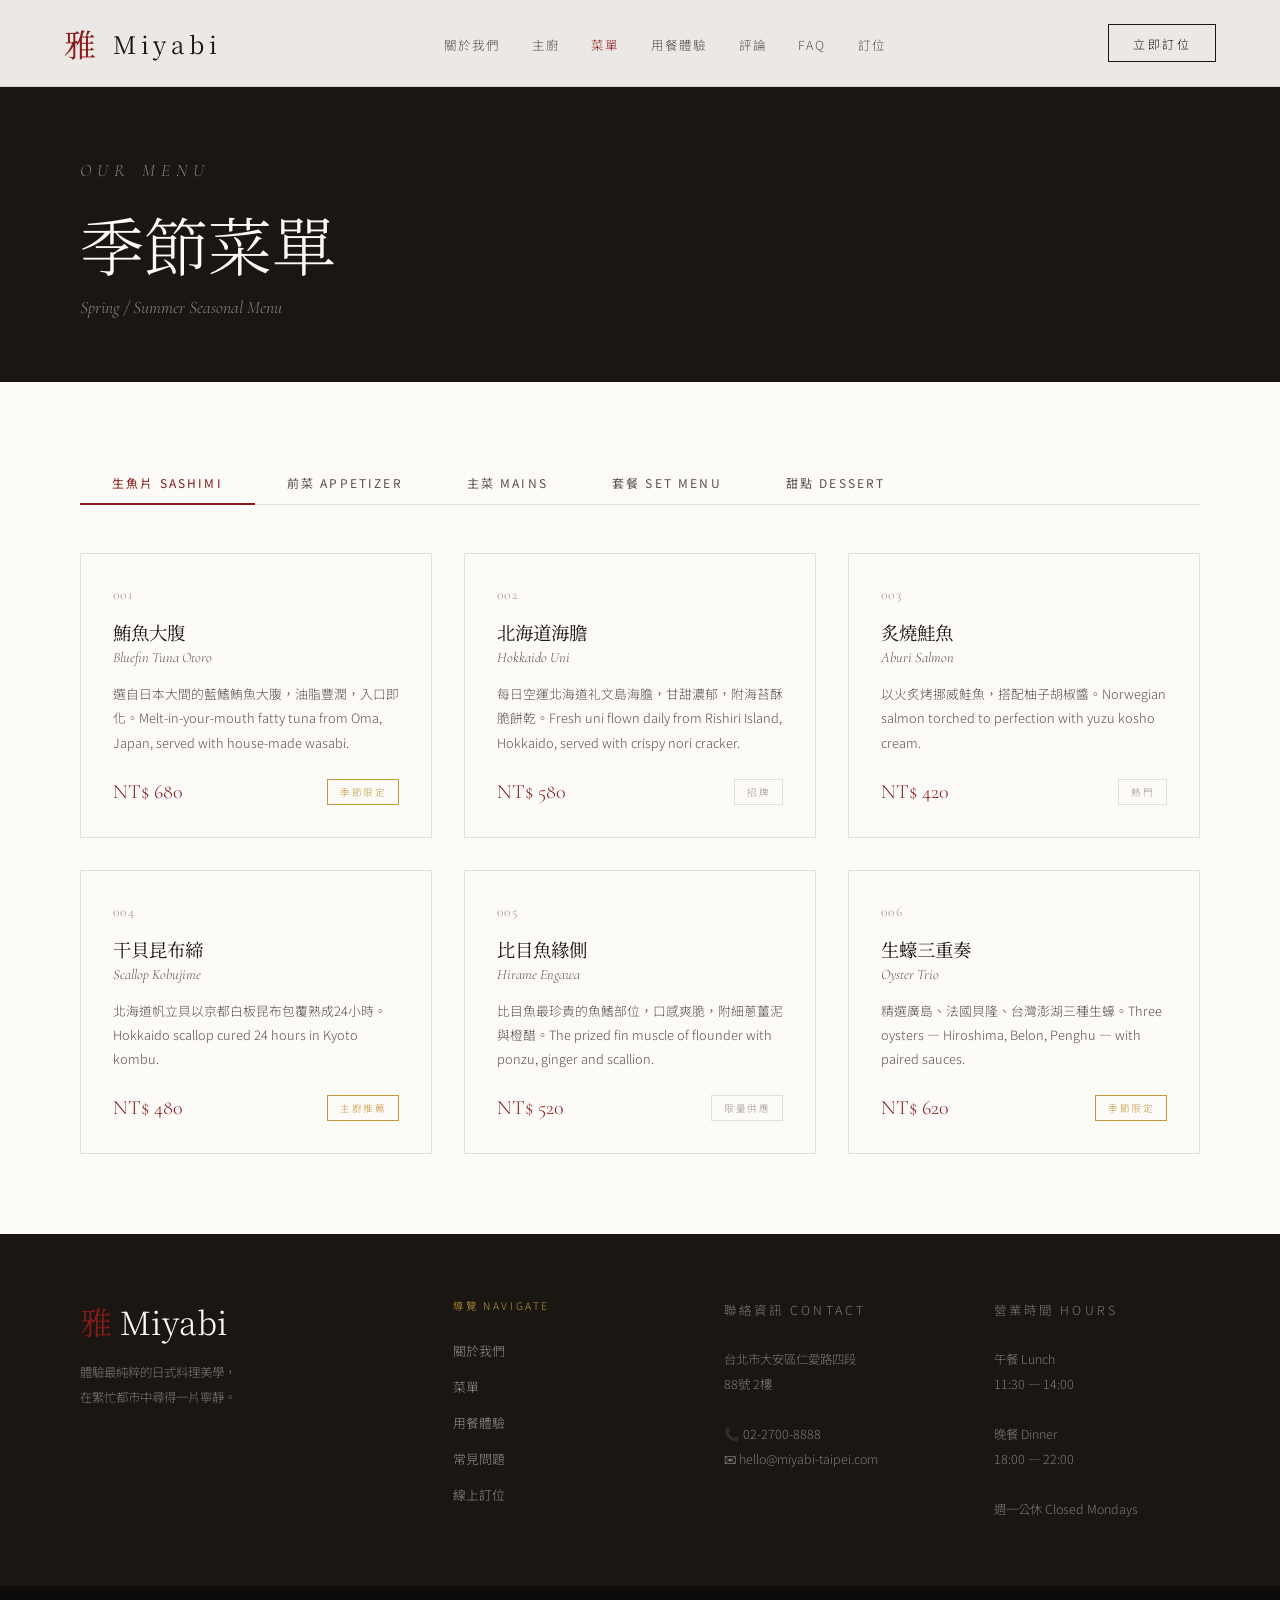
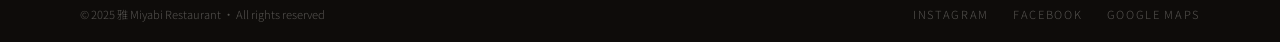
<file: menu.html>
<!DOCTYPE html>
<html lang="zh-TW">
<head>
<meta charset="UTF-8">
<meta name="viewport" content="width=device-width, initial-scale=1.0">
<title>菜單 | 雅 Miyabi</title>
<link rel="preconnect" href="https://fonts.googleapis.com">
<link href="https://fonts.googleapis.com/css2?family=Noto+Serif+JP:wght@300;400;600&family=Noto+Sans+TC:wght@300;400;500&family=Cormorant+Garamond:ital,wght@0,300;0,400;1,300;1,400&display=swap" rel="stylesheet">
<link rel="stylesheet" href="shared.css">
<style>
.page-hero { padding: 10rem 5rem 4rem; background: var(--ink); color: var(--cream); }
.page-hero h1 { font-family: 'Noto Serif JP', serif; font-size: clamp(2.5rem,5vw,4rem); font-weight: 300; margin-bottom: 0.5rem; }
.page-hero p { font-family: 'Cormorant Garamond', serif; font-style: italic; color: rgba(247,244,239,0.5); font-size: 1.1rem; }
.menu { background: var(--cream); padding: 5rem; }
.menu-header { display: flex; align-items: flex-end; justify-content: space-between; margin-bottom: 3.5rem; }
.menu-tabs { display: flex; gap: 0; border-bottom: 1px solid var(--border); margin-bottom: 3rem; }
.menu-tab { padding: 0.75rem 2rem; font-size: 0.75rem; letter-spacing: 0.18em; text-transform: uppercase; color: var(--ink-muted); cursor: pointer; border: none; background: none; font-family: 'Noto Sans TC', sans-serif; border-bottom: 2px solid transparent; margin-bottom: -1px; transition: all 0.2s; }
.menu-tab.active { color: var(--accent); border-bottom-color: var(--accent); }
.menu-tab:hover { color: var(--ink); }
.menu-grid { display: grid; grid-template-columns: repeat(3, 1fr); gap: 2rem; }
.menu-card { border: 1px solid var(--border); padding: 2rem; transition: border-color 0.25s, transform 0.25s; }
.menu-card:hover { border-color: var(--accent); transform: translateY(-3px); }
.menu-card-num { font-family: 'Cormorant Garamond', serif; font-size: 0.85rem; color: var(--ink-faint); margin-bottom: 1rem; letter-spacing: 0.1em; }
.menu-card-name { font-family: 'Noto Serif JP', serif; font-size: 1.15rem; font-weight: 400; margin-bottom: 0.25rem; }
.menu-card-name-en { font-family: 'Cormorant Garamond', serif; font-size: 0.9rem; font-style: italic; color: var(--ink-muted); margin-bottom: 1rem; }
.menu-card-desc { font-size: 0.8rem; line-height: 1.9; color: var(--ink-muted); margin-bottom: 1.5rem; }
.menu-card-footer { display: flex; align-items: center; justify-content: space-between; }
.menu-card-price { font-family: 'Cormorant Garamond', serif; font-size: 1.25rem; font-weight: 300; color: var(--accent); }
.menu-card-tag { font-size: 0.6rem; letter-spacing: 0.15em; text-transform: uppercase; padding: 0.3rem 0.75rem; border: 1px solid var(--border); color: var(--ink-faint); }
.menu-card-tag.seasonal { border-color: var(--gold); color: var(--gold); }
.menu-content { display: none; }
.menu-content.active { display: block; }
@media (max-width: 900px) { .menu { padding: 3rem 2rem; } .menu-grid { grid-template-columns: 1fr 1fr; } .menu-header { flex-direction: column; align-items: flex-start; gap: 1rem; } .menu-tabs { overflow-x: auto; } }
</style>
</head>
<body>
<nav>
  <a href="index.html" class="nav-logo"><span class="kanji">雅</span> Miyabi</a>
    <ul class="nav-links">
    <li><a href="about.html">關於我們</a></li>
    <li><a href="about.html#chef">主廚</a></li>
    <li><a href="menu.html" class="active">菜單</a></li>
    <li><a href="experience.html">用餐體驗</a></li>
    <li><a href="experience.html#reviews">評論</a></li>
    <li><a href="faq.html">FAQ</a></li>
    <li><a href="reservation.html">訂位</a></li>
  </ul>
  <a href="reservation.html" class="nav-reserve">立即訂位</a>
</nav>

<div class="page-hero">
  <p class="section-tag">Our Menu</p>
  <h1>季節菜單</h1>
  <p>Spring / Summer Seasonal Menu</p>
</div>

<div class="menu">
  <div class="menu-tabs">
    <button class="menu-tab active" onclick="switchTab(this, 'sashimi')">生魚片 Sashimi</button>
    <button class="menu-tab" onclick="switchTab(this, 'appetizer')">前菜 Appetizer</button>
    <button class="menu-tab" onclick="switchTab(this, 'main')">主菜 Mains</button>
    <button class="menu-tab" onclick="switchTab(this, 'set')">套餐 Set Menu</button>
    <button class="menu-tab" onclick="switchTab(this, 'dessert')">甜點 Dessert</button>
  </div>

  <div id="tab-sashimi" class="menu-content active"><div class="menu-grid">
    <div class="menu-card fade-in"><p class="menu-card-num">001</p><h3 class="menu-card-name">鮪魚大腹</h3><p class="menu-card-name-en">Bluefin Tuna Otoro</p><p class="menu-card-desc">選自日本大間的藍鰭鮪魚大腹，油脂豐潤，入口即化。Melt-in-your-mouth fatty tuna from Oma, Japan, served with house-made wasabi.</p><div class="menu-card-footer"><span class="menu-card-price">NT$ 680</span><span class="menu-card-tag seasonal">季節限定</span></div></div>
    <div class="menu-card fade-in"><p class="menu-card-num">002</p><h3 class="menu-card-name">北海道海膽</h3><p class="menu-card-name-en">Hokkaido Uni</p><p class="menu-card-desc">每日空運北海道礼文島海膽，甘甜濃郁，附海苔酥脆餅乾。Fresh uni flown daily from Rishiri Island, Hokkaido, served with crispy nori cracker.</p><div class="menu-card-footer"><span class="menu-card-price">NT$ 580</span><span class="menu-card-tag">招牌</span></div></div>
    <div class="menu-card fade-in"><p class="menu-card-num">003</p><h3 class="menu-card-name">炙燒鮭魚</h3><p class="menu-card-name-en">Aburi Salmon</p><p class="menu-card-desc">以火炙烤挪威鮭魚，搭配柚子胡椒醬。Norwegian salmon torched to perfection with yuzu kosho cream.</p><div class="menu-card-footer"><span class="menu-card-price">NT$ 420</span><span class="menu-card-tag">熱門</span></div></div>
    <div class="menu-card fade-in"><p class="menu-card-num">004</p><h3 class="menu-card-name">干貝昆布締</h3><p class="menu-card-name-en">Scallop Kobujime</p><p class="menu-card-desc">北海道帆立貝以京都白板昆布包覆熟成24小時。Hokkaido scallop cured 24 hours in Kyoto kombu.</p><div class="menu-card-footer"><span class="menu-card-price">NT$ 480</span><span class="menu-card-tag seasonal">主廚推薦</span></div></div>
    <div class="menu-card fade-in"><p class="menu-card-num">005</p><h3 class="menu-card-name">比目魚緣側</h3><p class="menu-card-name-en">Hirame Engawa</p><p class="menu-card-desc">比目魚最珍貴的魚鰭部位，口感爽脆，附細蔥薑泥與橙醋。The prized fin muscle of flounder with ponzu, ginger and scallion.</p><div class="menu-card-footer"><span class="menu-card-price">NT$ 520</span><span class="menu-card-tag">限量供應</span></div></div>
    <div class="menu-card fade-in"><p class="menu-card-num">006</p><h3 class="menu-card-name">生蠔三重奏</h3><p class="menu-card-name-en">Oyster Trio</p><p class="menu-card-desc">精選廣島、法國貝隆、台灣澎湖三種生蠔。Three oysters — Hiroshima, Belon, Penghu — with paired sauces.</p><div class="menu-card-footer"><span class="menu-card-price">NT$ 620</span><span class="menu-card-tag seasonal">季節限定</span></div></div>
  </div></div>

  <div id="tab-appetizer" class="menu-content"><div class="menu-grid">
    <div class="menu-card fade-in"><p class="menu-card-num">A01</p><h3 class="menu-card-name">茶碗蒸</h3><p class="menu-card-name-en">Chawanmushi</p><p class="menu-card-desc">以一番高湯蒸製的嫩蛋，內藏百合根、銀杏與螃蟹。Silky steamed egg custard with lily bulb, ginkgo and crab.</p><div class="menu-card-footer"><span class="menu-card-price">NT$ 320</span><span class="menu-card-tag">招牌</span></div></div>
    <div class="menu-card fade-in"><p class="menu-card-num">A02</p><h3 class="menu-card-name">鴨肝慕斯</h3><p class="menu-card-name-en">Duck Liver Mousse</p><p class="menu-card-desc">法式鴨肝慕斯抹於烤炙脆餅，搭配無花果果凍。Duck liver mousse on charcoal crisps with fig gelée.</p><div class="menu-card-footer"><span class="menu-card-price">NT$ 380</span><span class="menu-card-tag seasonal">主廚推薦</span></div></div>
    <div class="menu-card fade-in"><p class="menu-card-num">A03</p><h3 class="menu-card-name">蟹肉豆腐</h3><p class="menu-card-name-en">Kani Tofu</p><p class="menu-card-desc">手工嫩豆腐鋪上北海道松葉蟹肉，淋以柴魚蟹膏醬汁。Silken tofu with Hokkaido snow crab and kani miso sauce.</p><div class="menu-card-footer"><span class="menu-card-price">NT$ 420</span><span class="menu-card-tag">熱門</span></div></div>
    <div class="menu-card fade-in"><p class="menu-card-num">A04</p><h3 class="menu-card-name">海鮮清湯</h3><p class="menu-card-name-en">Kaiseki Soup</p><p class="menu-card-desc">以真昆布熬製清澈高湯，配以當季蛤蜊、松茸與三葉草。Crystal-clear dashi with seasonal clams and matsutake.</p><div class="menu-card-footer"><span class="menu-card-price">NT$ 350</span><span class="menu-card-tag seasonal">季節限定</span></div></div>
    <div class="menu-card fade-in"><p class="menu-card-num">A05</p><h3 class="menu-card-name">前菜拼盤</h3><p class="menu-card-name-en">Zensai Moriawase</p><p class="menu-card-desc">每日六種小菜精巧拼盤，反映當日食材與節氣之美。Daily selection of six seasonal small bites.</p><div class="menu-card-footer"><span class="menu-card-price">NT$ 680</span><span class="menu-card-tag">每日限量</span></div></div>
    <div class="menu-card fade-in"><p class="menu-card-num">A06</p><h3 class="menu-card-name">炸天婦羅</h3><p class="menu-card-name-en">Seasonal Tempura</p><p class="menu-card-desc">以薄透麵衣裹覆當季食材，現炸現吃，附抹茶鹽。Feather-light seasonal tempura fried to order.</p><div class="menu-card-footer"><span class="menu-card-price">NT$ 520</span><span class="menu-card-tag">熱門</span></div></div>
  </div></div>

  <div id="tab-main" class="menu-content"><div class="menu-grid">
    <div class="menu-card fade-in"><p class="menu-card-num">101</p><h3 class="menu-card-name">和牛牛排</h3><p class="menu-card-name-en">A5 Wagyu Steak</p><p class="menu-card-desc">宮崎A5和牛，以備長炭慢烤，附抹茶鹽與黑松露醬汁。Miyazaki A5 wagyu grilled over binchotan with matcha salt.</p><div class="menu-card-footer"><span class="menu-card-price">NT$ 2,480</span><span class="menu-card-tag seasonal">主廚推薦</span></div></div>
    <div class="menu-card fade-in"><p class="menu-card-num">102</p><h3 class="menu-card-name">京都鴨肉飯</h3><p class="menu-card-name-en">Kyoto Duck Rice</p><p class="menu-card-desc">京都近江鴨胸搭配日本越光米，附柴魚高湯。Near Omi duck breast with Koshihikari rice in dashi broth.</p><div class="menu-card-footer"><span class="menu-card-price">NT$ 980</span><span class="menu-card-tag">招牌</span></div></div>
    <div class="menu-card fade-in"><p class="menu-card-num">103</p><h3 class="menu-card-name">焦糖味噌鱈魚</h3><p class="menu-card-name-en">Miso Glazed Black Cod</p><p class="menu-card-desc">浸漬白味噌72小時的銀鱈，烤至外焦內嫩。72-hour white miso-marinated black cod, roasted golden.</p><div class="menu-card-footer"><span class="menu-card-price">NT$ 1,280</span><span class="menu-card-tag">熱門</span></div></div>
    <div class="menu-card fade-in"><p class="menu-card-num">104</p><h3 class="menu-card-name">龍蝦茶泡飯</h3><p class="menu-card-name-en">Lobster Ochazuke</p><p class="menu-card-desc">現殺活龍蝦搭配越光米飯，淋上龍蝦殼熬製的濃郁高湯。Live lobster over Koshihikari rice in rich lobster bisque dashi.</p><div class="menu-card-footer"><span class="menu-card-price">NT$ 1,680</span><span class="menu-card-tag seasonal">季節限定</span></div></div>
    <div class="menu-card fade-in"><p class="menu-card-num">105</p><h3 class="menu-card-name">烤鴨胸佐柚子</h3><p class="menu-card-name-en">Duck Breast Yuzu</p><p class="menu-card-desc">法式低溫烹調鴨胸，以備長炭收皮，搭配柚子醬汁。Sous vide duck breast finished over binchotan with yuzu sauce.</p><div class="menu-card-footer"><span class="menu-card-price">NT$ 1,180</span><span class="menu-card-tag">主廚推薦</span></div></div>
    <div class="menu-card fade-in"><p class="menu-card-num">106</p><h3 class="menu-card-name">蒸籠鮮蝦燒賣</h3><p class="menu-card-name-en">Prawn Shumai</p><p class="menu-card-desc">以台灣白蝦手工製作燒賣，內藏蟹黃，以柴魚高湯蒸製。Handmade Taiwan prawn shumai with crab roe, steamed in dashi.</p><div class="menu-card-footer"><span class="menu-card-price">NT$ 560</span><span class="menu-card-tag">熱門</span></div></div>
  </div></div>

  <div id="tab-set" class="menu-content"><div class="menu-grid">
    <div class="menu-card fade-in"><p class="menu-card-num">S01</p><h3 class="menu-card-name">懷石午間套餐</h3><p class="menu-card-name-en">Kaiseki Lunch</p><p class="menu-card-desc">8道式午間懷石料理，含前菜、刺身、燒物、主食、甜點及茶飲。8-course kaiseki lunch with sashimi, grilled items, dessert and tea.</p><div class="menu-card-footer"><span class="menu-card-price">NT$ 2,200</span><span class="menu-card-tag">每日限量</span></div></div>
    <div class="menu-card fade-in"><p class="menu-card-num">S02</p><h3 class="menu-card-name">主廚無菜單料理</h3><p class="menu-card-name-en">Omakase</p><p class="menu-card-desc">12道由林宸佑主廚依當日食材精心設計。12-course chef's omakase by Chef Lin. Sake pairing available.</p><div class="menu-card-footer"><span class="menu-card-price">NT$ 5,800</span><span class="menu-card-tag seasonal">需提前預訂</span></div></div>
    <div class="menu-card fade-in"><p class="menu-card-num">S03</p><h3 class="menu-card-name">四人分享套餐</h3><p class="menu-card-name-en">Family Share Set</p><p class="menu-card-desc">精選10道料理供四人共享，包含各式刺身、燒物、天婦羅及甜點拼盤。10-dish spread for four with sashimi, robata, tempura and dessert.</p><div class="menu-card-footer"><span class="menu-card-price">NT$ 6,800</span><span class="menu-card-tag">4人份</span></div></div>
    <div class="menu-card fade-in"><p class="menu-card-num">S04</p><h3 class="menu-card-name">頂級和牛套餐</h3><p class="menu-card-name-en">Wagyu Prestige Set</p><p class="menu-card-desc">以和牛為主軸，涵蓋握壽司、炙燒大腹、A5牛排及牛骨高湯。Wagyu-focused set: nigiri, torched otoro, A5 steak and bone broth.</p><div class="menu-card-footer"><span class="menu-card-price">NT$ 4,800</span><span class="menu-card-tag seasonal">2人以上</span></div></div>
    <div class="menu-card fade-in"><p class="menu-card-num">S05</p><h3 class="menu-card-name">慶典包廂套餐</h3><p class="menu-card-name-en">Celebration Set</p><p class="menu-card-desc">專為紀念日、生日設計，含祝賀甜點、香檳一瓶及精裝菜單紀念冊。Includes celebration dessert, Champagne and a keepsake menu.</p><div class="menu-card-footer"><span class="menu-card-price">NT$ 8,800</span><span class="menu-card-tag">2人份</span></div></div>
    <div class="menu-card fade-in"><p class="menu-card-num">S06</p><h3 class="menu-card-name">主廚餐桌體驗</h3><p class="menu-card-name-en">Chef's Table</p><p class="menu-card-desc">坐於吧台正前方，親眼見證林宸佑主廚的料理創作。Sit at the counter, watch Chef Lin create — immersive 2-seat experience.</p><div class="menu-card-footer"><span class="menu-card-price">NT$ 7,200</span><span class="menu-card-tag seasonal">每日限2席</span></div></div>
  </div></div>

  <div id="tab-dessert" class="menu-content"><div class="menu-grid">
    <div class="menu-card fade-in"><p class="menu-card-num">D01</p><h3 class="menu-card-name">抹茶提拉米蘇</h3><p class="menu-card-name-en">Matcha Tiramisu</p><p class="menu-card-desc">以宇治抹茶取代可可，搭配手指餅乾與馬斯卡彭乳酪。Uji matcha tiramisu with mascarpone and ladyfingers.</p><div class="menu-card-footer"><span class="menu-card-price">NT$ 280</span><span class="menu-card-tag">招牌</span></div></div>
    <div class="menu-card fade-in"><p class="menu-card-num">D02</p><h3 class="menu-card-name">黑芝麻布丁</h3><p class="menu-card-name-en">Black Sesame Pudding</p><p class="menu-card-desc">濃郁黑芝麻布丁，淋上金箔蜂蜜與酥脆芝麻酥。Black sesame pudding with gold leaf honey and praline crumble.</p><div class="menu-card-footer"><span class="menu-card-price">NT$ 260</span><span class="menu-card-tag">熱門</span></div></div>
    <div class="menu-card fade-in"><p class="menu-card-num">D03</p><h3 class="menu-card-name">柚子雪酪</h3><p class="menu-card-name-en">Yuzu Sorbet</p><p class="menu-card-desc">以新鮮高知柚子現製雪酪，搭配薄荷凍與柚子皮糖漬。Fresh Kochi yuzu sorbet with mint gelée and candied zest.</p><div class="menu-card-footer"><span class="menu-card-price">NT$ 220</span><span class="menu-card-tag seasonal">季節限定</span></div></div>
    <div class="menu-card fade-in"><p class="menu-card-num">D04</p><h3 class="menu-card-name">焦糖麻糬</h3><p class="menu-card-name-en">Caramel Mochi</p><p class="menu-card-desc">手工糯米麻糬淋上焦糖醬與海鹽，附北海道鮮奶油。Handmade mochi with salted caramel and Hokkaido fresh cream.</p><div class="menu-card-footer"><span class="menu-card-price">NT$ 250</span><span class="menu-card-tag">招牌</span></div></div>
    <div class="menu-card fade-in"><p class="menu-card-num">D05</p><h3 class="menu-card-name">季節水果聖代</h3><p class="menu-card-name-en">Seasonal Fruit Parfait</p><p class="menu-card-desc">以當季水果疊砌的華麗聖代，層層交疊和菓子奶凍與玄米茶冰淇淋。Layered parfait of wagashi panna cotta and genmaicha ice cream.</p><div class="menu-card-footer"><span class="menu-card-price">NT$ 380</span><span class="menu-card-tag seasonal">季節限定</span></div></div>
    <div class="menu-card fade-in"><p class="menu-card-num">D06</p><h3 class="menu-card-name">甜點師精選拼盤</h3><p class="menu-card-name-en">Dessert Moriawase</p><p class="menu-card-desc">五款迷你甜點拼盤，每日由甜點主廚精選，配以抹茶或煎茶一壺。Five miniature desserts curated daily, served with a pot of tea for two.</p><div class="menu-card-footer"><span class="menu-card-price">NT$ 680</span><span class="menu-card-tag">2人分享</span></div></div>
  </div></div>
</div>

<footer>
  <div><div class="footer-brand"><span class="kanji">雅</span> Miyabi</div><p class="footer-desc">體驗最純粹的日式料理美學，<br>在繁忙都市中尋得一片寧靜。</p></div>
  <div><p class="footer-col-title">導覽 Navigate</p><ul class="footer-links"><li><a href="about.html">關於我們</a></li><li><a href="menu.html">菜單</a></li><li><a href="experience.html">用餐體驗</a></li><li><a href="faq.html">常見問題</a></li><li><a href="reservation.html">線上訂位</a></li></ul></div>
  <div class="footer-info"><p class="footer-col-title">聯絡資訊 Contact</p><p>台北市大安區仁愛路四段<br>88號 2樓<br><br>📞 02-2700-8888<br>✉ hello@miyabi-taipei.com</p></div>
  <div class="footer-info"><p class="footer-col-title">營業時間 Hours</p><p>午餐 Lunch<br>11:30 — 14:00<br><br>晚餐 Dinner<br>18:00 — 22:00<br><br>週一公休 Closed Mondays</p></div>
</footer>
<div class="footer-bottom"><p>© 2025 雅 Miyabi Restaurant · All rights reserved</p><div class="footer-social"><a href="#">Instagram</a><a href="#">Facebook</a><a href="#">Google Maps</a></div></div>
<script>
function switchTab(btn, id) {
  document.querySelectorAll('.menu-tab').forEach(t => t.classList.remove('active'));
  document.querySelectorAll('.menu-content').forEach(c => c.classList.remove('active'));
  btn.classList.add('active');
  document.getElementById('tab-' + id).classList.add('active');
  document.querySelectorAll('#tab-' + id + ' .fade-in').forEach(el => { el.classList.remove('visible'); setTimeout(() => el.classList.add('visible'), 50); });
}
const observer = new IntersectionObserver((entries) => { entries.forEach(e => { if(e.isIntersecting) e.target.classList.add('visible'); }); }, { threshold: 0.12 });
document.querySelectorAll('.fade-in').forEach(el => observer.observe(el));
</script>
</body>
</html>
</file>
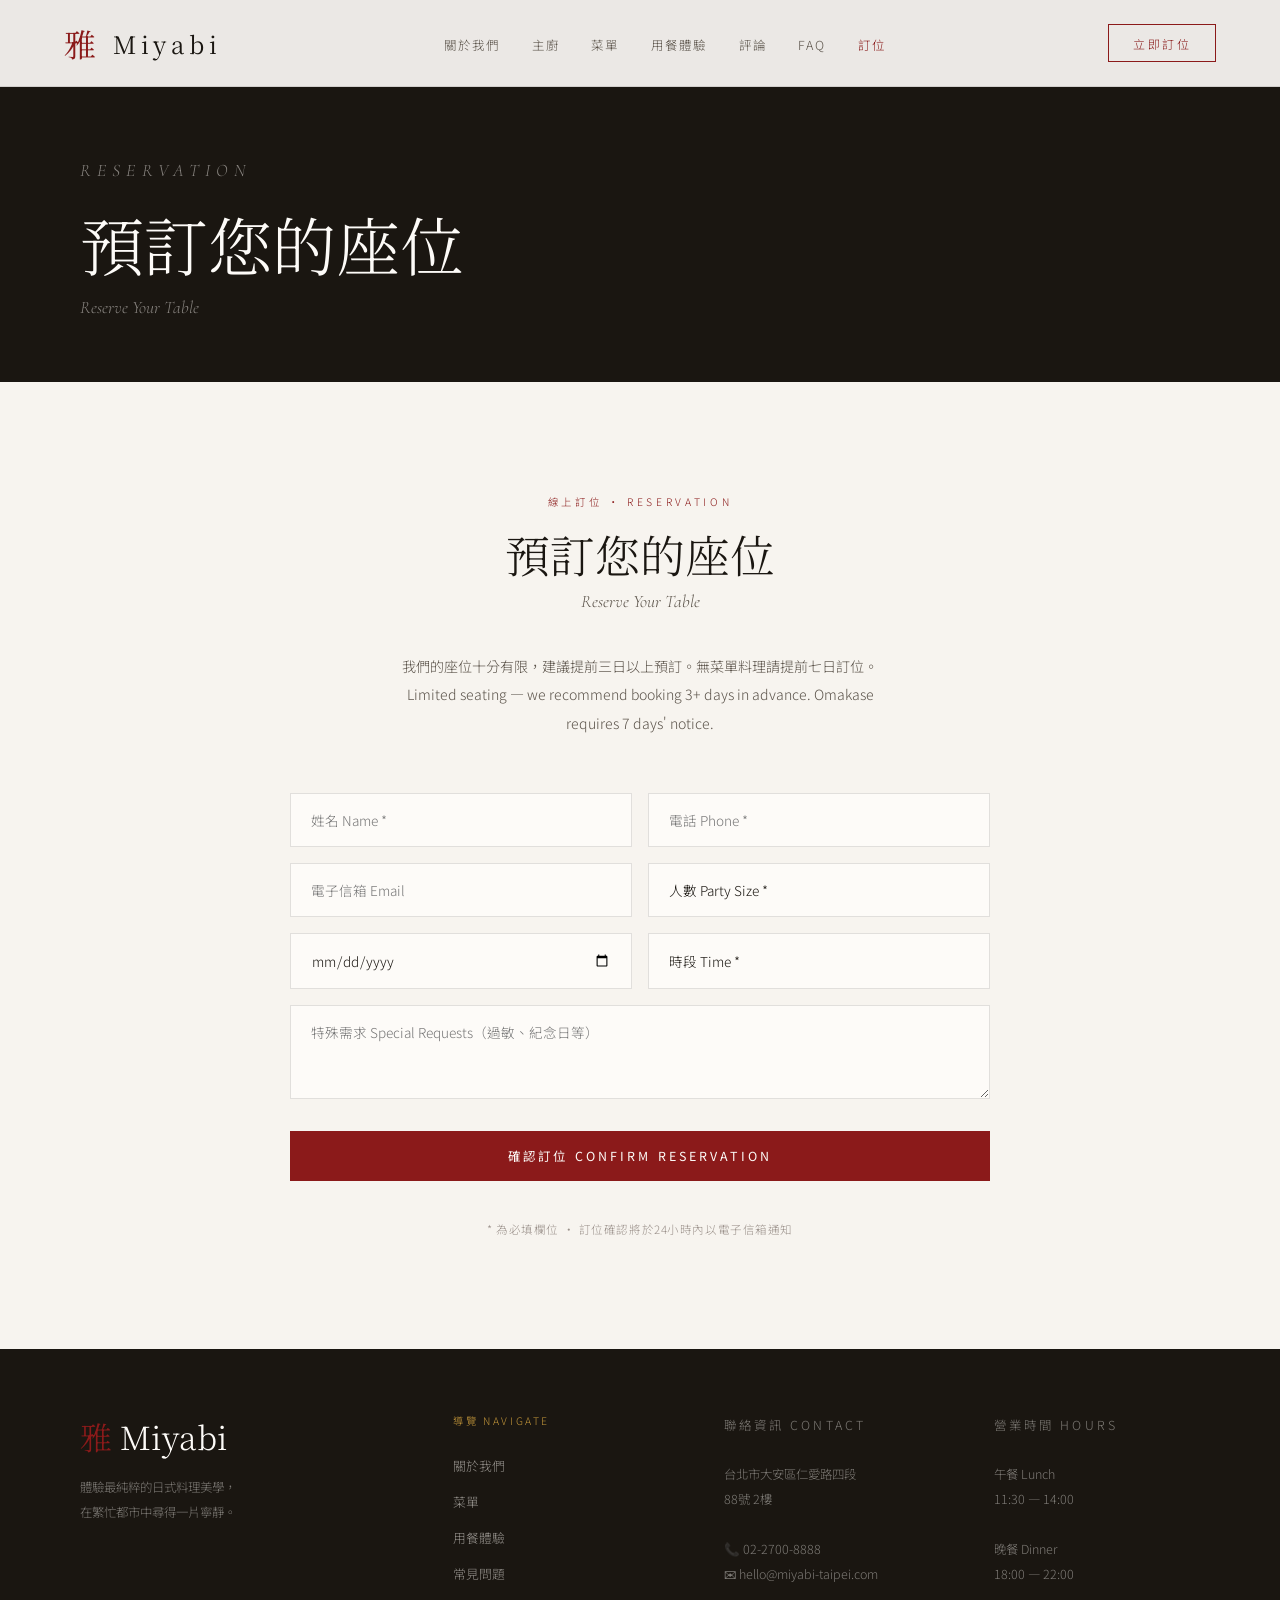
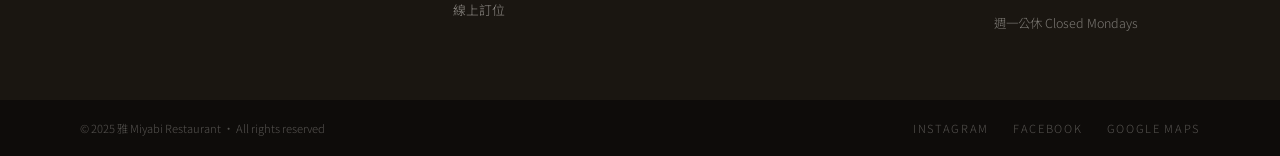
<file: reservation.html>
<!DOCTYPE html>
<html lang="zh-TW">
<head>
<meta charset="UTF-8">
<meta name="viewport" content="width=device-width, initial-scale=1.0">
<title>線上訂位 | 雅 Miyabi</title>
<link rel="preconnect" href="https://fonts.googleapis.com">
<link href="https://fonts.googleapis.com/css2?family=Noto+Serif+JP:wght@300;400;600&family=Noto+Sans+TC:wght@300;400;500&family=Cormorant+Garamond:ital,wght@0,300;0,400;1,300;1,400&display=swap" rel="stylesheet">
<link rel="stylesheet" href="shared.css">
<style>
.page-hero { padding: 10rem 5rem 4rem; background: var(--ink); color: var(--cream); }
.page-hero h1 { font-family: 'Noto Serif JP', serif; font-size: clamp(2.5rem,5vw,4rem); font-weight: 300; margin-bottom: 0.5rem; }
.page-hero p { font-family: 'Cormorant Garamond', serif; font-style: italic; color: rgba(247,244,239,0.5); font-size: 1.1rem; }
.reservation { background: var(--washi); padding: 7rem 5rem; text-align: center; }
.reservation-desc { font-size: 0.88rem; line-height: 2; color: var(--ink-muted); max-width: 500px; margin: 0 auto 3.5rem; }
.res-form { max-width: 700px; margin: 0 auto; display: grid; grid-template-columns: 1fr 1fr; gap: 1rem; }
.res-form-full { grid-column: 1 / -1; }
.res-input { width: 100%; padding: 1rem 1.25rem; border: 1px solid var(--border); background: var(--cream); color: var(--ink); font-family: 'Noto Sans TC', sans-serif; font-size: 0.85rem; font-weight: 300; outline: none; transition: border-color 0.2s; }
.res-input:focus { border-color: var(--accent); }
.res-select { width: 100%; padding: 1rem 1.25rem; border: 1px solid var(--border); background: var(--cream); color: var(--ink); font-family: 'Noto Sans TC', sans-serif; font-size: 0.85rem; font-weight: 300; outline: none; cursor: pointer; appearance: none; transition: border-color 0.2s; }
.res-select:focus { border-color: var(--accent); }
.res-submit { grid-column: 1 / -1; padding: 1rem; margin-top: 1rem; background: var(--accent); color: var(--cream); border: none; font-family: 'Noto Sans TC', sans-serif; font-size: 0.78rem; letter-spacing: 0.25em; text-transform: uppercase; cursor: pointer; transition: background 0.25s; }
.res-submit:hover { background: #6e1414; }
.res-note { font-size: 0.72rem; color: var(--ink-faint); margin-top: 1.5rem; letter-spacing: 0.05em; grid-column: 1/-1; }
@media (max-width: 900px) { .reservation { padding: 4rem 2rem; } .res-form { grid-template-columns: 1fr; } .res-form-full { grid-column: 1; } .res-submit { grid-column: 1; } .res-note { grid-column: 1; } }
</style>
</head>
<body>
<nav>
  <a href="index.html" class="nav-logo"><span class="kanji">雅</span> Miyabi</a>
    <ul class="nav-links">
    <li><a href="about.html">關於我們</a></li>
    <li><a href="about.html#chef">主廚</a></li>
    <li><a href="menu.html">菜單</a></li>
    <li><a href="experience.html">用餐體驗</a></li>
    <li><a href="experience.html#reviews">評論</a></li>
    <li><a href="faq.html">FAQ</a></li>
    <li><a href="reservation.html" class="active">訂位</a></li>
  </ul>
  <a href="reservation.html" class="nav-reserve" style="border-color:var(--accent);color:var(--accent);">立即訂位</a>
</nav>

<div class="page-hero">
  <p class="section-tag">Reservation</p>
  <h1>預訂您的座位</h1>
  <p>Reserve Your Table</p>
</div>

<section class="reservation">
  <p class="section-tag fade-in">線上訂位 · Reservation</p>
  <h2 class="section-title fade-in">預訂您的座位</h2>
  <p class="section-title-en fade-in">Reserve Your Table</p>
  <p class="reservation-desc fade-in">我們的座位十分有限，建議提前三日以上預訂。無菜單料理請提前七日訂位。<br>Limited seating — we recommend booking 3+ days in advance. Omakase requires 7 days' notice.</p>
  <div class="res-form fade-in">
    <input type="text" id="res-name" class="res-input" placeholder="姓名 Name *">
    <input type="tel" id="res-phone" class="res-input" placeholder="電話 Phone *">
    <input type="email" id="res-email" class="res-input" placeholder="電子信箱 Email">
    <select id="res-party" class="res-select">
      <option value="">人數 Party Size *</option>
      <option value="1 人">1 人</option>
      <option value="2 人">2 人</option>
      <option value="3 人">3 人</option>
      <option value="4 人">4 人</option>
      <option value="5-8 人">5-8 人</option>
      <option value="9+ 人 (包廂)">9+ 人（包廂）</option>
    </select>
    <input type="date" id="res-date" class="res-input">
    <select id="res-time" class="res-select">
      <option value="">時段 Time *</option>
      <option value="11:30">午餐 11:30</option>
      <option value="12:00">午餐 12:00</option>
      <option value="12:30">午餐 12:30</option>
      <option value="18:00">晚餐 18:00</option>
      <option value="18:30">晚餐 18:30</option>
      <option value="19:00">晚餐 19:00</option>
      <option value="20:00">晚餐 20:00</option>
    </select>
    <textarea id="res-request" class="res-input res-form-full" rows="3" placeholder="特殊需求 Special Requests（過敏、紀念日等）" style="resize:vertical;"></textarea>
    <button class="res-submit" onclick="handleReserve()">確認訂位 Confirm Reservation</button>
    <p class="res-note">* 為必填欄位 · 訂位確認將於24小時內以電子信箱通知</p>
  </div>
</section>

<footer>
  <div><div class="footer-brand"><span class="kanji">雅</span> Miyabi</div><p class="footer-desc">體驗最純粹的日式料理美學，<br>在繁忙都市中尋得一片寧靜。</p></div>
  <div><p class="footer-col-title">導覽 Navigate</p><ul class="footer-links"><li><a href="about.html">關於我們</a></li><li><a href="menu.html">菜單</a></li><li><a href="experience.html">用餐體驗</a></li><li><a href="faq.html">常見問題</a></li><li><a href="reservation.html">線上訂位</a></li></ul></div>
  <div class="footer-info"><p class="footer-col-title">聯絡資訊 Contact</p><p>台北市大安區仁愛路四段<br>88號 2樓<br><br>📞 02-2700-8888<br>✉ hello@miyabi-taipei.com</p></div>
  <div class="footer-info"><p class="footer-col-title">營業時間 Hours</p><p>午餐 Lunch<br>11:30 — 14:00<br><br>晚餐 Dinner<br>18:00 — 22:00<br><br>週一公休 Closed Mondays</p></div>
</footer>
<div class="footer-bottom"><p>© 2025 雅 Miyabi Restaurant · All rights reserved</p><div class="footer-social"><a href="#">Instagram</a><a href="#">Facebook</a><a href="#">Google Maps</a></div></div>

<script>
const observer = new IntersectionObserver((entries) => { entries.forEach(e => { if(e.isIntersecting) e.target.classList.add('visible'); }); }, { threshold: 0.12 });
document.querySelectorAll('.fade-in').forEach(el => observer.observe(el));

async function handleReserve() {
  const SCRIPT_URL = 'https://script.google.com/macros/s/AKfycbzVrDURKwQz7Za265P7-YPqycumOqBXEMCip-4r1ptvY-auxPnLJIsltybPaDYqVxQX/exec';
  const name    = document.getElementById('res-name').value.trim();
  const phone   = document.getElementById('res-phone').value.trim();
  const email   = document.getElementById('res-email').value.trim();
  const party   = document.getElementById('res-party').value;
  const dateVal = document.getElementById('res-date').value;
  const time    = document.getElementById('res-time').value;
  const request = document.getElementById('res-request').value.trim();
  if (!name || !phone || !party || !dateVal || !time) { alert('⚠️ 請填寫必填欄位：姓名、電話、人數、日期、時段。'); return; }
  const btn = document.querySelector('.res-submit');
  btn.textContent = '送出中…'; btn.disabled = true;
  const [year, month, day] = dateVal.split('-');
  const body = new FormData();
  body.append('entry.836241115', name);
  body.append('entry.1956261292', phone);
  body.append('entry.454755785', email);
  body.append('entry.1934560729', party);
  body.append('entry.2101004479_year', year);
  body.append('entry.2101004479_month', String(parseInt(month)));
  body.append('entry.2101004479_day', String(parseInt(day)));
  body.append('entry.1013971419', time);
  body.append('request', request);
  try {
    await fetch(SCRIPT_URL, { method: 'POST', mode: 'no-cors', body });
    alert('✅ 訂位已送出！我們將在24小時內以電子信箱確認。');
    ['res-name','res-phone','res-email','res-date','res-request'].forEach(id => document.getElementById(id).value = '');
    document.getElementById('res-party').selectedIndex = 0;
    document.getElementById('res-time').selectedIndex = 0;
  } catch(err) {
    alert('❌ 送出失敗，請稍後再試或來電：02-2700-8888');
  } finally {
    btn.textContent = '確認訂位 Confirm Reservation'; btn.disabled = false;
  }
}
</script>
</body>
</html>
</file>
<file: shared.css>
:root {
  --ink: #1a1611; --ink-muted: #5a5249; --ink-faint: #9a908a;
  --washi: #f7f4ef; --cream: #fdfbf8; --accent: #8b1a1a;
  --gold: #c4973a; --border: rgba(26,22,17,0.12);
}
*, *::before, *::after { box-sizing: border-box; margin: 0; padding: 0; }
html { scroll-behavior: smooth; }
body { font-family: 'Noto Sans TC', sans-serif; background: var(--cream); color: var(--ink); font-weight: 300; overflow-x: hidden; }
nav { position: fixed; top: 0; left: 0; right: 0; z-index: 100; display: flex; align-items: center; justify-content: space-between; padding: 1.5rem 4rem; background: rgba(253,251,248,0.92); backdrop-filter: blur(12px); border-bottom: 1px solid var(--border); }
.nav-logo { font-family: 'Noto Serif JP', serif; font-size: 1.5rem; font-weight: 400; letter-spacing: 0.2em; color: var(--ink); text-decoration: none; display: flex; align-items: center; gap: 0.75rem; }
.nav-logo span.kanji { font-size: 2rem; color: var(--accent); line-height: 1; }
.nav-links { display: flex; gap: 2rem; list-style: none; }
.nav-links a { font-size: 0.78rem; letter-spacing: 0.15em; text-transform: uppercase; color: var(--ink-muted); text-decoration: none; transition: color 0.2s; }
.nav-links a:hover, .nav-links a.active { color: var(--accent); }
.nav-reserve { font-size: 0.75rem; letter-spacing: 0.2em; text-transform: uppercase; padding: 0.6rem 1.5rem; border: 1px solid var(--ink); background: transparent; color: var(--ink); cursor: pointer; transition: all 0.25s; font-family: 'Noto Sans TC', sans-serif; text-decoration: none; }
.nav-reserve:hover { background: var(--ink); color: var(--cream); }
section { padding: 7rem 5rem; }
.section-tag { font-size: 0.65rem; letter-spacing: 0.35em; text-transform: uppercase; color: var(--accent); margin-bottom: 1rem; }
.section-title { font-family: 'Noto Serif JP', serif; font-size: clamp(2rem, 3.5vw, 3rem); font-weight: 300; line-height: 1.3; margin-bottom: 0.5rem; }
.section-title-en { font-family: 'Cormorant Garamond', serif; font-size: 1.1rem; font-style: italic; font-weight: 300; color: var(--ink-muted); margin-bottom: 2.5rem; }
.btn-primary { padding: 0.9rem 2.5rem; background: var(--accent); color: var(--cream); font-size: 0.75rem; letter-spacing: 0.25em; text-transform: uppercase; border: none; cursor: pointer; font-family: 'Noto Sans TC', sans-serif; font-weight: 400; transition: background 0.25s; text-decoration: none; display: inline-block; }
.btn-primary:hover { background: #6e1414; }
.btn-ghost { font-size: 0.75rem; letter-spacing: 0.2em; text-transform: uppercase; color: var(--ink-muted); text-decoration: none; display: inline-flex; align-items: center; gap: 0.5rem; transition: color 0.2s; }
.btn-ghost:hover { color: var(--ink); }
.btn-ghost::after { content: '→'; font-size: 1rem; }
.divider { height: 1px; background: var(--border); margin: 0 5rem; }
.fade-in { opacity: 0; transform: translateY(24px); transition: opacity 0.7s ease, transform 0.7s ease; }
.fade-in.visible { opacity: 1; transform: none; }
footer { background: var(--ink); color: rgba(247,244,239,0.7); padding: 4rem 5rem; display: grid; grid-template-columns: 1.5fr 1fr 1fr 1fr; gap: 4rem; }
.footer-brand { font-family: 'Noto Serif JP', serif; font-size: 2rem; font-weight: 300; color: var(--cream); margin-bottom: 1rem; display: flex; align-items: center; gap: 0.5rem; }
.footer-brand .kanji { color: var(--accent); }
.footer-desc { font-size: 0.78rem; line-height: 2; color: rgba(247,244,239,0.45); }
.footer-col-title { font-size: 0.65rem; letter-spacing: 0.25em; text-transform: uppercase; color: var(--gold); margin-bottom: 1.5rem; }
.footer-links { list-style: none; display: flex; flex-direction: column; gap: 0.75rem; }
.footer-links a { font-size: 0.8rem; color: rgba(247,244,239,0.55); text-decoration: none; transition: color 0.2s; }
.footer-links a:hover { color: var(--cream); }
.footer-info p { font-size: 0.78rem; line-height: 2; color: rgba(247,244,239,0.45); }
.footer-bottom { background: #0e0c0a; padding: 1.25rem 5rem; display: flex; justify-content: space-between; align-items: center; }
.footer-bottom p { font-size: 0.7rem; color: rgba(247,244,239,0.3); }
.footer-social { display: flex; gap: 1.5rem; }
.footer-social a { font-size: 0.7rem; letter-spacing: 0.15em; text-transform: uppercase; color: rgba(247,244,239,0.3); text-decoration: none; transition: color 0.2s; }
.footer-social a:hover { color: var(--cream); }
@media (max-width: 900px) { nav { padding: 1.25rem 1.5rem; } .nav-links { display: none; } section { padding: 5rem 2rem; } footer { grid-template-columns: 1fr 1fr; gap: 2rem; padding: 3rem 2rem; } .footer-bottom { padding: 1rem 2rem; flex-direction: column; gap: 0.5rem; } .divider { margin: 0 2rem; } }
</file>
